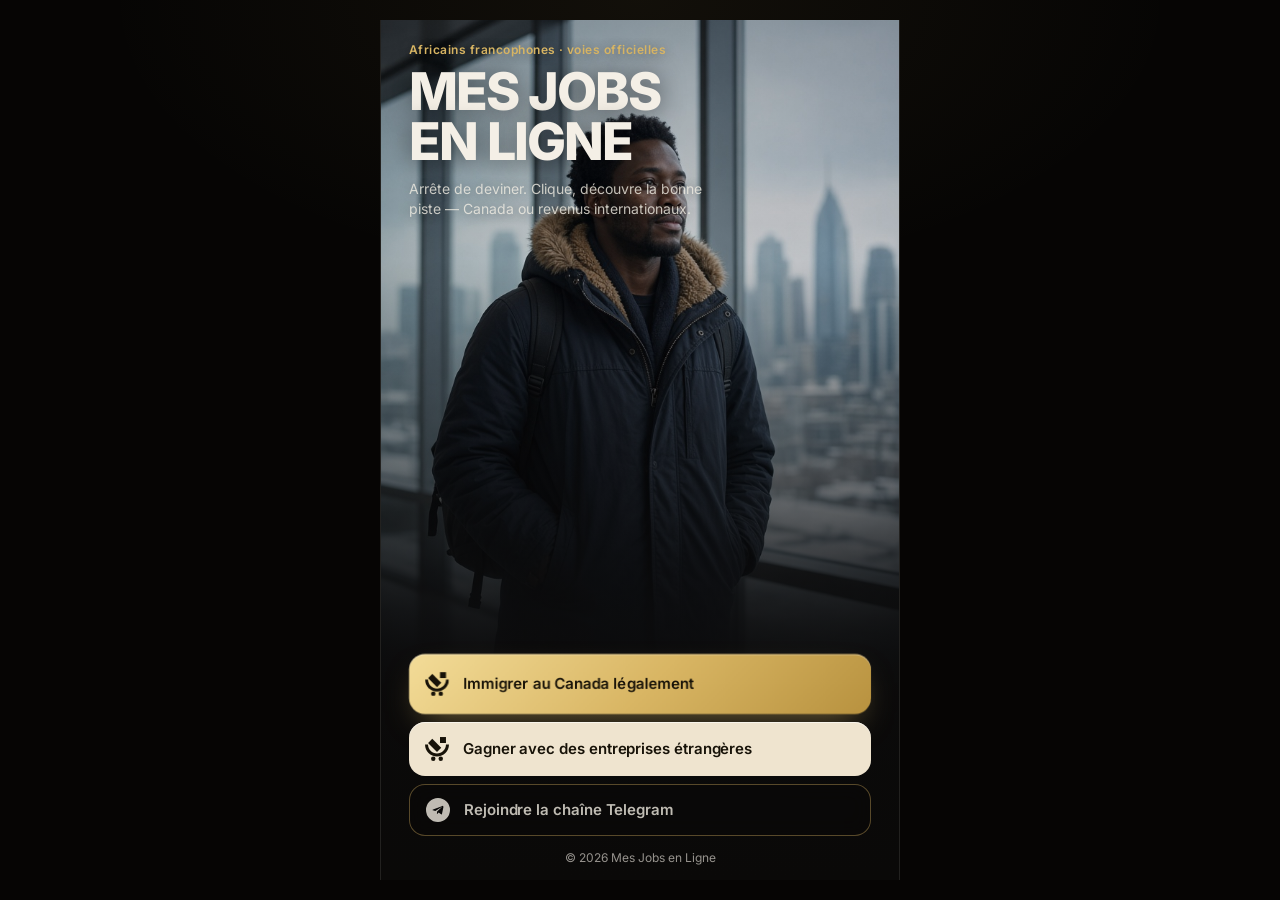
<file: index.html>
<!DOCTYPE html>
<html lang="fr">
<head>
  <meta charset="UTF-8">
  <meta name="viewport" content="width=device-width, initial-scale=1.0, viewport-fit=cover">
  <meta name="theme-color" content="#0a0908">
  <meta name="description" content="Mes Jobs en Ligne — immigrer au Canada légalement, gagner avec des entreprises étrangères. Clique et découvre.">
  <title>Mes Jobs en Ligne — Immigrer au Canada légalement</title>

  <link rel="preload" as="font" type="font/woff2" href="assets/fonts/inter-variable.woff2" crossorigin>
  <link rel="stylesheet" href="style.css">
</head>
<body>

  <!-- Modal TikTok / in-app -->
  <div class="modal-overlay" id="modal" aria-hidden="true">
    <div class="modal" role="dialog" aria-modal="true" aria-labelledby="modal-title">
      <button class="modal-close" id="modal-close" aria-label="Fermer">&times;</button>
      <div class="modal-icon" id="modal-icon" aria-hidden="true"></div>
      <h2 class="modal-title" id="modal-title">Ouvrir le lien</h2>
      <p class="modal-desc">TikTok bloque les liens externes.<br>Choisis une option ci-dessous&nbsp;:</p>

      <button class="modal-btn copy-btn" id="btn-copy">
        <svg width="20" height="20" viewBox="0 0 24 24" fill="none" stroke="currentColor" stroke-width="2" stroke-linecap="round" stroke-linejoin="round"><rect x="9" y="9" width="13" height="13" rx="2"/><path d="M5 15H4a2 2 0 0 1-2-2V4a2 2 0 0 1 2-2h9a2 2 0 0 1 2 2v1"/></svg>
        <span>Copier le lien</span>
      </button>
      <p class="modal-hint" id="copy-hint">Puis colle-le dans ton navigateur (Chrome, Safari…)</p>

      <button class="modal-btn open-btn" id="btn-open">
        <svg width="20" height="20" viewBox="0 0 24 24" fill="none" stroke="currentColor" stroke-width="2" stroke-linecap="round" stroke-linejoin="round"><path d="M18 13v6a2 2 0 0 1-2 2H5a2 2 0 0 1-2-2V8a2 2 0 0 1 2-2h6"/><polyline points="15 3 21 3 21 9"/><line x1="10" y1="14" x2="21" y2="3"/></svg>
        <span>Ouvrir dans le navigateur</span>
      </button>

      <div class="tiktok-tuto" id="tiktok-tuto">
        <div class="tuto-divider"><span>ou manuellement</span></div>
        <div class="tuto-steps">
          <div class="tuto-step">
            <div class="tuto-step-number">1</div>
            <div class="tuto-step-content">
              <span>Clique sur les <strong>3 points</strong> en haut à droite</span>
              <div class="tuto-dots-demo">
                <div class="tuto-three-dots">
                  <span class="tuto-dot"></span><span class="tuto-dot"></span><span class="tuto-dot"></span>
                </div>
                <div class="tuto-arrow-container"><span class="tuto-arrow bounce">👇</span></div>
              </div>
            </div>
          </div>
          <div class="tuto-step">
            <div class="tuto-step-number">2</div>
            <div class="tuto-step-content">
              <span>Puis sélectionne <strong>« Ouvrir dans le navigateur »</strong></span>
              <div class="tuto-browser-icon">🌐 Ouvrir dans le navigateur</div>
            </div>
          </div>
        </div>
      </div>

      <div class="modal-copied" id="copied-toast">✅ Lien copié&nbsp;! Colle-le dans ton navigateur.</div>
    </div>
  </div>

  <div class="page">
    <!-- Fond photo : voyageur — aspiration, identification -->
    <div class="bg" aria-hidden="true">
      <img class="bg-photo" src="assets/traveler-bg.jpg" alt="" width="1080" height="1920" decoding="async" fetchpriority="high">
    </div>
    <div class="shade" aria-hidden="true"></div>

    <header class="top">
      <p class="kicker">Africains francophones · voies officielles</p>
      <h1 class="title">Mes Jobs<br>en Ligne</h1>
      <p class="lead">Arrête de deviner. Clique, découvre la bonne piste — Canada ou revenus internationaux.</p>
    </header>

    <main class="actions">
      <!--
        MODIFIE TES LIENS ICI
        data-url  = le vrai lien (https://)
        data-name = nom dans le modal
      -->

      <svg width="0" height="0" style="position:absolute" aria-hidden="true" focusable="false">
        <symbol id="ico-chariow" viewBox="0 42 331 332">
          <path d="M331.11 146.09c0 91.44-74.12 165.56-165.56 165.56S0 237.53 0 146.09h41.22c0 68.67 55.66 124.34 124.33 124.34s124.34-55.67 124.34-124.34z"/>
          <circle cx="217.46" cy="343.01" r="30.8"/>
          <circle cx="113.64" cy="343.01" r="30.8"/>
          <path d="M206.73 42.47h82.86v82.86h-82.86z"/>
          <path d="m223.89 191.13-58.59 58.59L41.52 125.94l1.6-1.6 56.99-56.99 78.74 78.74z"/>
        </symbol>
        <symbol id="ico-telegram" viewBox="0 0 24 24">
          <path d="M11.944 0A12 12 0 1 0 24 12.056A12.013 12.013 0 0 0 11.944 0Zm5.654 8.22l-1.636 7.706c-.12.548-.44.68-.892.424l-2.462-1.814-1.188 1.144a.618.618 0 0 1-.494.242l.176-2.508 4.56-4.12c.198-.176-.044-.274-.308-.098L9.306 13.04l-2.412-.752c-.524-.164-.534-.524.11-.776l9.424-3.632c.436-.158.818.106.676.78Z"/>
        </symbol>
      </svg>

      <!-- 01 · CANADA — CTA principal (offre payante à fort désir) -->
      <div class="cta-shake">
        <a href="#" class="btn btn-primary link-card"
           data-url="https://novasdigital.site/immigrer-au-canada?utm_source=linkbio&utm_medium=social&utm_content=canada"
           data-name="Le guide Canada">
          <svg class="btn-ico" aria-hidden="true" focusable="false"><use href="#ico-chariow"/></svg>
          <span class="btn-label">Immigrer au Canada légalement</span>
        </a>
      </div>

      <!-- 02 · JOBS INTERNATIONAUX — 2ᵉ offre payante -->
      <a href="#" class="btn btn-secondary link-card"
         data-url="https://novasdigital.site/travailler-entreprises-etrangeres?utm_source=linkbio&utm_medium=social&utm_content=jobs"
         data-name="Le guide revenus">
        <svg class="btn-ico" aria-hidden="true" focusable="false"><use href="#ico-chariow"/></svg>
        <span class="btn-label">Gagner avec des entreprises étrangères</span>
      </a>

      <!-- 03 · TELEGRAM — communauté (pas de gratuit concurrent) -->
      <a href="#" class="btn btn-tertiary link-card"
         data-url="https://t.me/+V1sK05H9JjZkZjc0"
         data-name="La chaîne Telegram">
        <svg class="btn-ico" aria-hidden="true" focusable="false"><use href="#ico-telegram"/></svg>
        <span class="btn-label">Rejoindre la chaîne Telegram</span>
      </a>

      <footer class="footer">&copy; 2026 Mes Jobs en Ligne</footer>
    </main>
  </div>

  <script src="app.js"></script>
</body>
</html>
</file>
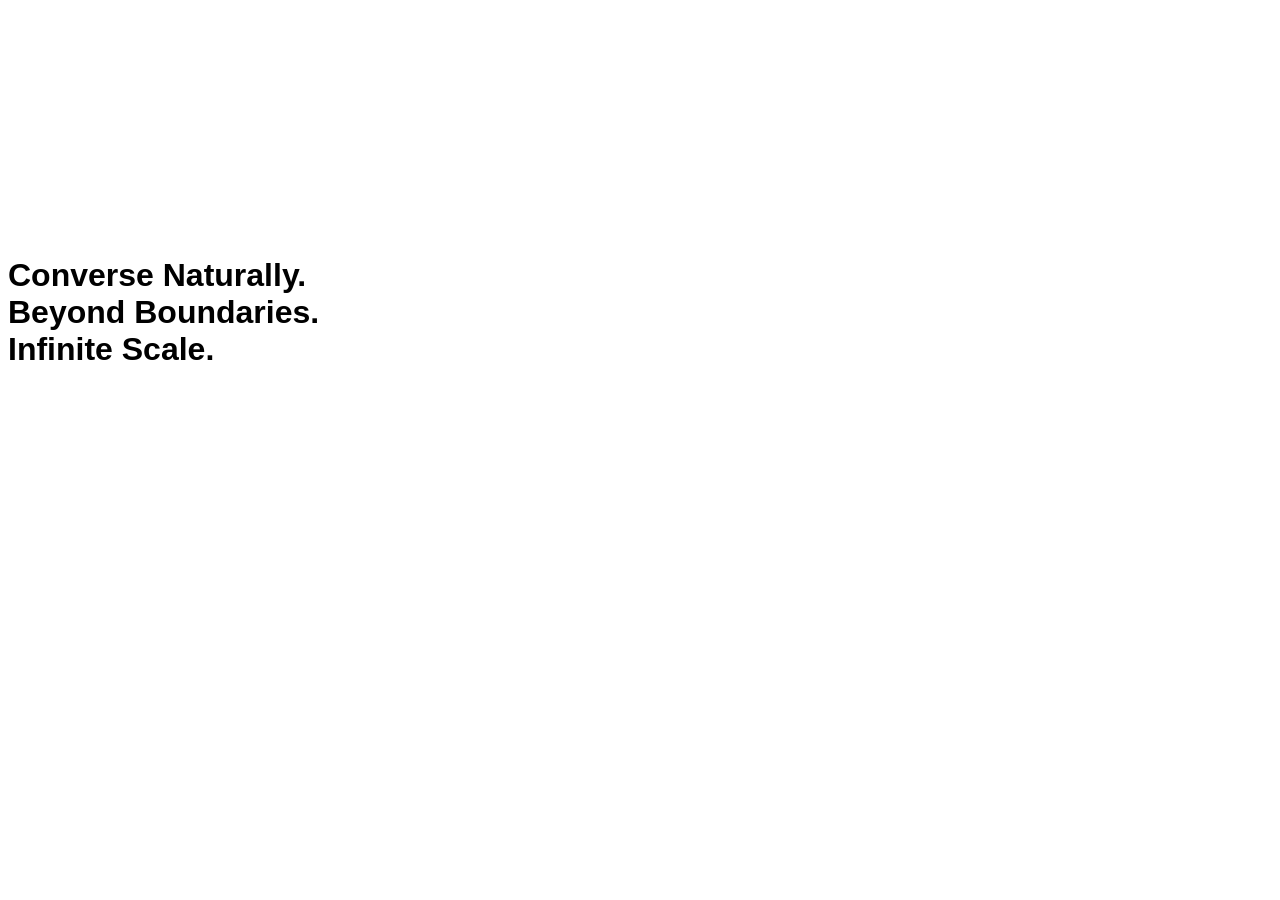
<file: .cursor/skills/beautiful-shadows/demo/index.html>
<!doctype html>
<html lang="en">
<head>
  <meta charset="utf-8">
  <meta name="viewport" content="width=device-width, initial-scale=1">
  <meta name="neuform-sandboxed-demo" content="1">
  <meta http-equiv="Content-Security-Policy" content="default-src 'none'; connect-src 'self'; frame-src 'self'; script-src 'unsafe-inline'; style-src 'unsafe-inline'; base-uri 'none'; form-action 'none'; object-src 'none'">
  <title>Sandboxed Neuform demo</title>
  <style>
    html, body, iframe { width: 100%; height: 100%; margin: 0; border: 0; }
    body { overflow: hidden; background: #0b0b0b; }
    iframe { display: block; background: white; }
    .error { box-sizing: border-box; min-height: 100%; padding: 32px; color: #fff; font: 16px/1.5 system-ui, sans-serif; }
  </style>
</head>
<body>
  <iframe id="neuform-demo" title="Sandboxed Neuform design demo" sandbox="allow-scripts" referrerpolicy="no-referrer"></iframe>
  <script>
    const encodedHtml = "[base64]/[base64]";
    const assetFiles = [];
    const runtimeFiles = ["../../../../assets/runtime/runtime-027051effa47-gsap-min.js","../../../../assets/runtime/runtime-163ebd087cfc-iconify-icon-min.js","../../../../assets/runtime/runtime-25023b521d77-three-min.js","../../../../assets/runtime/runtime-689ca8dda44c-scrolltrigger-min.js","../../../../assets/runtime/runtime-ccc8894b3418-runtime.js"];
    const frame = document.getElementById("neuform-demo");
    const decodeBytes = (value) => Uint8Array.from(atob(value), (character) => character.charCodeAt(0));
    const decode = (value) => new TextDecoder().decode(decodeBytes(value));
    const encodeBytes = (bytes) => {
      let binary = "";
      for (let index = 0; index < bytes.length; index += 32768) {
        binary += String.fromCharCode(...bytes.subarray(index, index + 32768));
      }
      return btoa(binary);
    };
    const mediaTypes = {
      avif: "image/avif",
      gif: "image/gif",
      jpg: "image/jpeg",
      jpeg: "image/jpeg",
      mp4: "video/mp4",
      png: "image/png",
      webm: "video/webm",
      webp: "image/webp"
    };
    const loadAsset = async (file) => {
      const response = await fetch(file, { cache: "no-store", credentials: "omit", redirect: "error" });
      if (!response.ok) throw new Error("Could not load local demo asset: " + file);
      const extension = file.split(".").pop().toLowerCase();
      const contentType = mediaTypes[extension] || "application/octet-stream";
      const bytes = new Uint8Array(await response.arrayBuffer());
      return { base64: encodeBytes(bytes), contentType, file, kind: "asset" };
    };
    Promise.allSettled(assetFiles.map(loadAsset)).then((results) => {
      const runtimeSources = runtimeFiles.map((file) => new URL(file, location.href).href).join(" ");
      const source = decode(encodedHtml).replace("__NEUFORM_RUNTIME_SOURCES__", runtimeSources);
      const mediaAssets = [];
      for (const result of results) {
        if (result.status !== "fulfilled") continue;
        mediaAssets.push(result.value);
      }
      frame.addEventListener("load", () => {
        frame.contentWindow.postMessage({ type: "neuform-assets-v1", assets: mediaAssets }, "*");
      }, { once: true });
      frame.srcdoc = source;
    }).catch((error) => {
      document.body.innerHTML = '<div class="error">Unable to load this sandboxed demo.</div>';
      console.error(error);
    });
  </script>
</body>
</html>
</file>
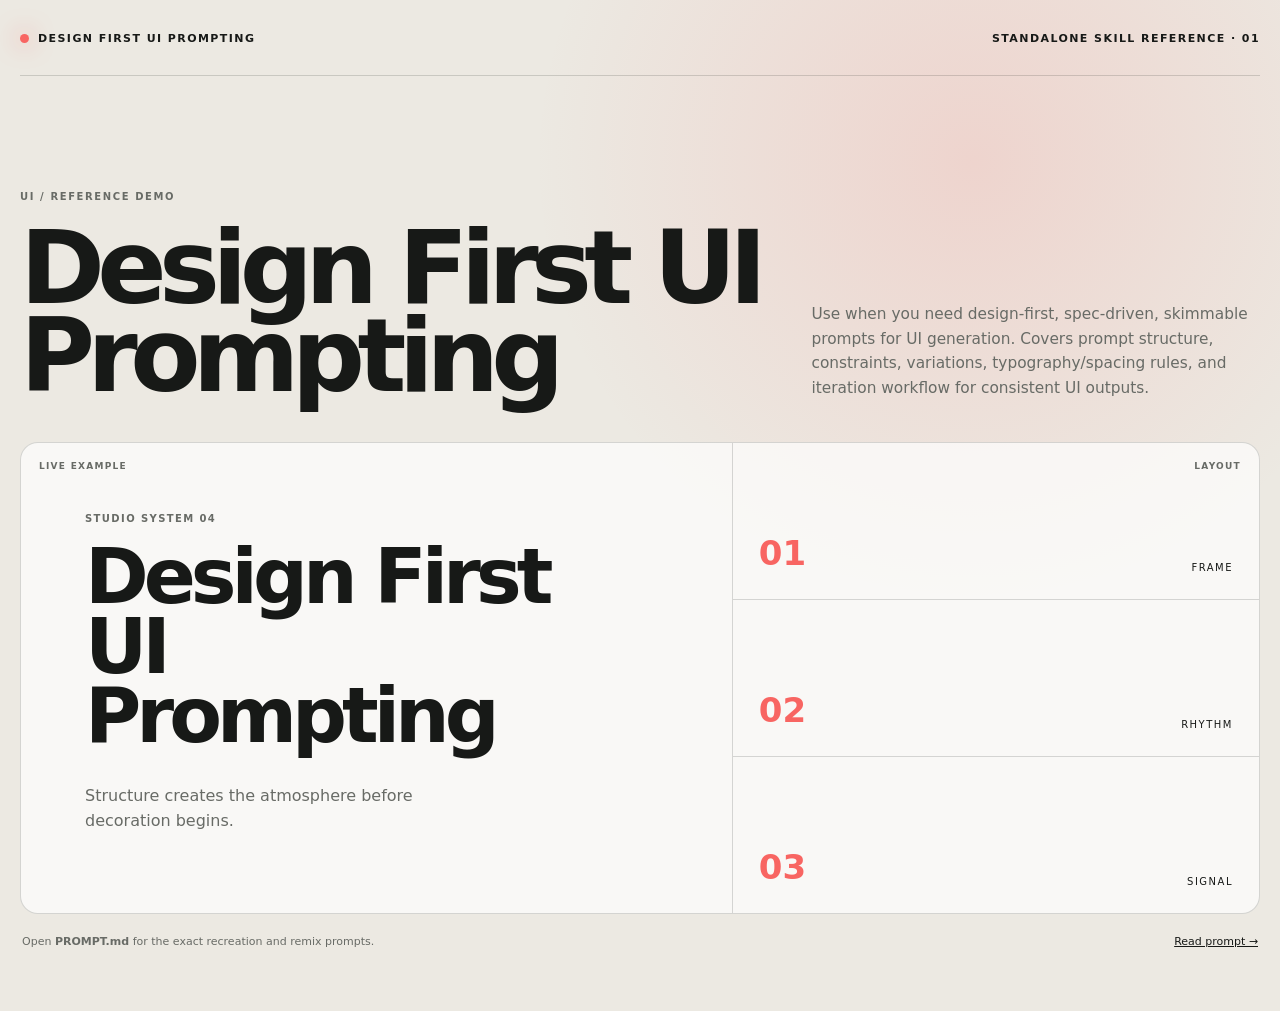
<file: .cursor/skills/design-first-ui-prompting/demo/index.html>
<!doctype html>
<html lang="en">
<head>
  <meta charset="utf-8">
  <meta name="viewport" content="width=device-width, initial-scale=1">
  <link rel="icon" href="data:,">
  <title>Design First UI Prompting · Skill Demo</title>
  <style>:root{--bg:#ece9e2;--panel:rgba(255,255,255,.68);--panelStrong:#f8f6f1;--ink:#171917;--muted:#686b66;--line:rgba(23,25,23,.16);--accent:hsl(1 92% 68%);font-family:Inter,ui-sans-serif,system-ui,-apple-system,BlinkMacSystemFont,"Segoe UI",sans-serif;color:var(--ink);background:var(--bg)}
*{box-sizing:border-box}html{background:var(--bg);scroll-behavior:smooth}body{min-width:320px;margin:0;background:radial-gradient(circle at var(--mx,76%) var(--my,16%),color-mix(in srgb,var(--accent) 16%,transparent),transparent 34%),var(--bg);color:var(--ink)}button,a{font:inherit;color:inherit}button{border:1px solid var(--line);border-radius:999px;padding:11px 15px;background:var(--panel);cursor:pointer}button:hover,button:focus-visible{border-color:var(--accent);outline:2px solid color-mix(in srgb,var(--accent) 42%,transparent);outline-offset:3px}.shell{width:min(1280px,calc(100% - 40px));min-height:100svh;margin:auto;padding:22px 0 40px}.topbar{display:flex;align-items:center;justify-content:space-between;padding:10px 0 30px;border-bottom:1px solid var(--line);font-size:11px;font-weight:700;letter-spacing:.13em;text-transform:uppercase}.brand{display:flex;gap:9px;align-items:center}.brand i{width:9px;height:9px;border-radius:50%;background:var(--accent);box-shadow:0 0 24px var(--accent)}.topbar a{text-decoration:none}.intro{display:grid;grid-template-columns:minmax(0,1.25fr) minmax(260px,.75fr);gap:44px;align-items:end;padding:clamp(54px,9vw,116px) 0 42px}.intro small{display:block;margin-bottom:22px;color:var(--muted);font-size:10px;font-weight:700;letter-spacing:.16em;text-transform:uppercase}.intro h1{max-width:11ch;margin:0;font-size:clamp(48px,8vw,112px);font-weight:580;letter-spacing:-.075em;line-height:.86}.intro p{max-width:48ch;margin:0;color:var(--muted);font-size:clamp(14px,1.2vw,18px);line-height:1.6}.showcase{position:relative;min-height:470px;overflow:hidden;border:1px solid var(--line);border-radius:18px;background:var(--panel);isolation:isolate}.showcaseHeader{position:absolute;z-index:5;top:18px;right:18px;left:18px;display:flex;justify-content:space-between;color:var(--muted);font-size:9px;font-weight:700;letter-spacing:.14em;text-transform:uppercase;pointer-events:none}.layoutStudy{display:grid;grid-template-columns:1.15fr .85fr;min-height:470px}.layoutHero{display:flex;flex-direction:column;justify-content:flex-end;padding:clamp(28px,5vw,70px);border-right:1px solid var(--line)}.layoutHero>span,.kicker{color:var(--muted);font-size:10px;font-weight:700;letter-spacing:.14em;text-transform:uppercase}.layoutHero h2,.landing h2{max-width:9ch;margin:18px 0;font-size:clamp(42px,6vw,84px);line-height:.9;letter-spacing:-.065em}.layoutHero p,.landing p{max-width:38ch;color:var(--muted);line-height:1.55}.layoutCards{display:grid;grid-template-rows:repeat(3,1fr)}.layoutCards article{display:flex;align-items:end;justify-content:space-between;padding:26px;border-bottom:1px solid var(--line)}.layoutCards article:last-child{border:0}.layoutCards b{color:var(--accent);font-size:34px}.layoutCards span{text-transform:uppercase;font-size:10px;letter-spacing:.15em}.pricing{display:grid;grid-template-columns:repeat(3,1fr);gap:1px;min-height:470px;background:var(--line)}.pricing article{display:flex;flex-direction:column;padding:80px 28px 28px;background:var(--panelStrong)}.pricing article.featured{background:linear-gradient(160deg,color-mix(in srgb,var(--accent) 20%,var(--panelStrong)),var(--panelStrong))}.pricing p{font-size:11px;letter-spacing:.13em;text-transform:uppercase}.pricing strong{margin:24px 0 8px;font-size:56px;letter-spacing:-.06em}.pricing span{color:var(--muted)}.pricing button{margin-top:auto}.landing{display:flex;min-height:470px;flex-direction:column;justify-content:center;padding:clamp(40px,8vw,100px);background:radial-gradient(circle at 75% 36%,color-mix(in srgb,var(--accent) 45%,transparent),transparent 24%)}.landing .actions{display:flex;gap:10px;margin-top:24px}.landing .actions button:first-child{color:var(--bg);background:var(--ink)}.landing .proof{display:flex;gap:28px;margin-top:54px;color:var(--muted);font-size:11px}.marquee{display:flex;min-height:470px;align-items:center;overflow:hidden;-webkit-mask-image:linear-gradient(90deg,transparent,#000 15%,#000 85%,transparent);mask-image:linear-gradient(90deg,transparent,#000 15%,#000 85%,transparent)}.marqueeTrack{display:flex;width:max-content;animation:marquee 18s linear infinite}.marqueeTrack span{min-width:220px;padding:34px;border:1px solid var(--line);font-size:22px;font-weight:700;letter-spacing:-.04em;text-align:center}.iconGrid,.contactSheet{display:grid;grid-template-columns:repeat(3,1fr);gap:1px;min-height:470px;background:var(--line)}.iconGrid article,.contactSheet article{position:relative;padding:70px 28px 28px;background:var(--panelStrong)}.number{position:absolute;top:22px;right:22px;color:var(--accent);font-size:11px}.glyph{display:grid;width:110px;height:110px;place-items:center;margin:30px auto;border:1px solid var(--line);border-radius:34px;background:linear-gradient(145deg,color-mix(in srgb,var(--accent) 20%,transparent),transparent);font-size:48px}.iconGrid h3{text-align:center}.contactSheet .asset{height:280px;margin-bottom:22px;border-radius:2px;background-size:cover}.assetOne{background:radial-gradient(circle at 70% 30%,#d9f7ff,transparent 20%),linear-gradient(145deg,#203962,#8db3d6 48%,#d7d5c8)}.assetTwo{background:radial-gradient(circle at 50% 28%,#f1c6a2 0 10%,transparent 11%),linear-gradient(120deg,#1b2738,#754c5a 52%,#e1a77f)}.assetThree{background:repeating-radial-gradient(circle at 30% 65%,#c8b8ff 0 9px,#4c4274 10px 18px,#151629 19px 29px)}.contactSheet b,.contactSheet span{display:block}.contactSheet span{margin-top:8px;color:var(--muted);font-size:11px}.surfaceStudy{display:grid;grid-template-columns:1.4fr .6fr;grid-template-rows:1fr auto;gap:18px;min-height:470px;padding:70px 24px 24px}.surfaceStudy article{border:1px solid var(--line);border-radius:20px;background:linear-gradient(145deg,color-mix(in srgb,var(--accent) 12%,var(--panelStrong)),var(--panelStrong))}.surfaceHero{display:flex;grid-row:1/3;flex-direction:column;justify-content:flex-end;padding:42px}.surfaceHero strong{max-width:8ch;margin-top:20px;font-size:clamp(40px,5vw,72px);line-height:.92;letter-spacing:-.06em}.surfaceHero span,.surfaceCard span{color:var(--muted);font-size:10px;letter-spacing:.14em;text-transform:uppercase}.surfaceCard{display:flex;flex-direction:column;padding:26px}.surfaceCard b{margin:auto 0 4px;font-size:56px}.surfaceCard small{color:var(--muted)}.surfaceControl{align-self:end}.motionStage{display:flex;min-height:470px;flex-direction:column;justify-content:center;padding:70px clamp(28px,7vw,90px)}.maskLine{overflow:hidden;margin:0;font-size:clamp(44px,7vw,98px);font-weight:600;letter-spacing:-.075em;line-height:.84}.maskLine span{display:block;transform:translateY(110%);animation:wordIn .8s cubic-bezier(.16,1,.3,1) forwards}.maskLine:nth-child(2) span{animation-delay:.12s}.maskLine:nth-child(3) span{animation-delay:.24s}.accentLine{color:var(--accent)}.timeline{display:flex;gap:8px;margin:42px 0 20px}.timeline i{width:58px;height:3px;background:var(--line);transform-origin:left;animation:grow .8s .42s both}.timeline i:nth-child(2){animation-delay:.54s}.timeline i:nth-child(3){animation-delay:.66s}.timeline i:nth-child(4){animation-delay:.78s}.replay{width:max-content}.visualization{position:relative;min-height:470px}.visualization canvas{position:absolute;inset:0;width:100%;height:100%}.vizMeta{position:absolute;right:28px;bottom:24px;left:28px;display:grid;grid-template-columns:1fr auto 1fr;align-items:end;color:var(--muted);font-size:10px;letter-spacing:.14em;text-transform:uppercase}.vizMeta strong{color:var(--ink);font-size:48px;letter-spacing:-.06em}.vizMeta span:last-child{text-align:right}.simulation{position:relative;min-height:470px}.goo{position:absolute;inset:0;width:100%;height:100%}.goo circle{fill:var(--accent)}.orbA{animation:orbA 4.4s ease-in-out infinite alternate}.orbB{animation:orbB 5.1s ease-in-out infinite alternate}.reset{position:absolute;right:24px;bottom:24px}.demoNote{display:flex;justify-content:space-between;gap:24px;padding:20px 2px;color:var(--muted);font-size:11px;line-height:1.5}.demoNote a{color:var(--ink)}
.pricingWrap{min-height:470px;padding-top:52px}.billingBar{display:flex;align-items:center;justify-content:space-between;min-height:58px;padding:8px 20px;border-top:1px solid var(--line);color:var(--muted);font-size:10px;letter-spacing:.12em;text-transform:uppercase}.billingBar .billingToggle{padding:8px 12px;background:var(--panelStrong);font-size:10px}.pricingWrap .pricing{min-height:360px}.pricingWrap .pricing article{padding:42px 28px 28px}.vizMeta button{justify-self:end;padding:8px 11px;font-size:9px;letter-spacing:.1em;text-transform:uppercase}

@keyframes marquee{to{transform:translateX(-50%)}}@keyframes wordIn{to{transform:translateY(0)}}@keyframes grow{from{transform:scaleX(0)}to{transform:scaleX(1)}}@keyframes orbA{to{transform:translate(-120px,70px)}}@keyframes orbB{to{transform:translate(80px,120px)}}@media(max-width:760px){.intro{grid-template-columns:1fr;padding-top:60px}.intro h1{font-size:54px}.layoutStudy,.pricing,.iconGrid,.contactSheet,.surfaceStudy{grid-template-columns:1fr}.layoutHero{border-right:0;border-bottom:1px solid var(--line)}.pricing article{min-height:320px}.surfaceHero{grid-row:auto}.showcase{min-height:540px}.topbar span:last-child{display:none}.demoNote{flex-direction:column}.landing .proof{flex-direction:column;gap:8px}.vizMeta{grid-template-columns:1fr auto}.vizMeta span:last-child{display:none}}@media(prefers-reduced-motion:reduce){html{scroll-behavior:auto}.marqueeTrack,.maskLine span,.timeline i,.orbA,.orbB{animation:none;transform:none}}</style>
</head>
<body data-kind="layout" data-skill="design-first-ui-prompting">
  <main class="shell">
    <nav class="topbar" aria-label="Demo navigation"><a class="brand" href="#"><i></i>Design First UI Prompting</a><span>Standalone skill reference · 01</span></nav>
    <header class="intro">
      <div><small>ui / reference demo</small><h1>Design First UI Prompting</h1></div>
      <p>Use when you need design-first, spec-driven, skimmable prompts for UI generation. Covers prompt structure, constraints, variations, typography/spacing rules, and iteration workflow for consistent UI outputs.</p>
    </header>
    <section class="showcase" aria-label="Design First UI Prompting demonstration">
      <div class="showcaseHeader"><span>Live example</span><span>layout</span></div>
<div class="layoutStudy">
  <div class="layoutHero"><span>Studio system 04</span><h2>Design First UI Prompting</h2><p>Structure creates the atmosphere before decoration begins.</p></div>
  <div class="layoutCards"><article><b>01</b><span>Frame</span></article><article><b>02</b><span>Rhythm</span></article><article><b>03</b><span>Signal</span></article></div>
</div>
    </section>
    <footer class="demoNote"><span>Open <strong>PROMPT.md</strong> for the exact recreation and remix prompts.</span><a href="PROMPT.md">Read prompt →</a></footer>
  </main>
  <script>const reduced=matchMedia("(prefers-reduced-motion: reduce)").matches;addEventListener("pointermove",event=>{document.body.style.setProperty("--mx",event.clientX+"px");document.body.style.setProperty("--my",event.clientY+"px")},{passive:true});const billing=document.querySelector(".billingToggle");if(billing)billing.addEventListener("click",()=>{const annual=billing.getAttribute("aria-pressed")!=="true";billing.setAttribute("aria-pressed",String(annual));billing.textContent=annual?"Show monthly pricing":"Show annual pricing";document.querySelectorAll(".pricing strong").forEach(price=>price.textContent=annual?price.dataset.annual:price.dataset.monthly)});const replay=document.querySelector(".replay");if(replay)replay.addEventListener("click",()=>{document.querySelectorAll(".maskLine span,.timeline i").forEach(node=>{node.style.animation="none";node.offsetHeight;node.style.animation=""})});const reset=document.querySelector(".reset");if(reset)reset.addEventListener("click",()=>document.querySelectorAll(".orbA,.orbB").forEach(node=>{node.style.animation="none";node.offsetHeight;node.style.animation=""}));const canvas=document.querySelector("canvas");if(canvas&&!reduced){const context=canvas.getContext("2d");let width=0,height=0,frame=0,time=0;const mode="field";const bodies=Array.from({length:14},(_,i)=>({x:80+(i%7)*92,y:40+Math.floor(i/7)*70,vx:(i%3-1)*.7,vy:0,r:12+(i%4)*5}));const resetBodies=()=>bodies.forEach((body,i)=>{body.x=40+(i%7)*Math.max(32,(width-80)/6);body.y=35+Math.floor(i/7)*58;body.vx=(i%3-1)*.7;body.vy=0});const resetBodiesButton=document.querySelector(".resetBodies");if(resetBodiesButton)resetBodiesButton.addEventListener("click",resetBodies);const resize=()=>{const rect=canvas.getBoundingClientRect();const ratio=Math.min(devicePixelRatio||1,2);width=rect.width;height=rect.height;canvas.width=Math.round(width*ratio);canvas.height=Math.round(height*ratio);context.setTransform(ratio,0,0,ratio,0,0)};const draw=()=>{frame=requestAnimationFrame(draw);time+=.008;context.clearRect(0,0,width,height);const accent=getComputedStyle(document.documentElement).getPropertyValue("--accent").trim();if(mode==="globe"){const radius=Math.min(width,height)*.29;const cx=width*.5,cy=height*.47;context.fillStyle=accent;for(let i=0;i<360;i++){const phi=Math.acos(1-2*(i+.5)/360);const theta=Math.PI*(1+Math.sqrt(5))*i+time;const x=Math.sin(phi)*Math.cos(theta);const y=Math.cos(phi);const z=Math.sin(phi)*Math.sin(theta);const scale=(z+1.7)/2.7;context.globalAlpha=.16+.74*scale;context.beginPath();context.arc(cx+x*radius,cy+y*radius,Math.max(.7,2.2*scale),0,Math.PI*2);context.fill()}context.globalAlpha=.16;context.strokeStyle=accent;context.beginPath();context.ellipse(cx,cy+radius*.18,radius*1.34,radius*.34,time*.4,0,Math.PI*2);context.stroke()}else if(mode==="object"){const size=Math.min(width,height)*.24,cx=width*.5,cy=height*.48;const vertices=[[-1,-1,-1],[1,-1,-1],[1,1,-1],[-1,1,-1],[-1,-1,1],[1,-1,1],[1,1,1],[-1,1,1]];const edges=[[0,1],[1,2],[2,3],[3,0],[4,5],[5,6],[6,7],[7,4],[0,4],[1,5],[2,6],[3,7]];const points=vertices.map(([x,y,z])=>{const a=time*1.1,b=time*.73;const x1=x*Math.cos(a)-z*Math.sin(a),z1=x*Math.sin(a)+z*Math.cos(a),y1=y*Math.cos(b)-z1*Math.sin(b),z2=y*Math.sin(b)+z1*Math.cos(b),p=3.8/(z2+5);return{x:cx+x1*size*p,y:cy+y1*size*p,z:z2,p}});context.strokeStyle=accent;context.lineWidth=1.4;context.shadowColor=accent;context.shadowBlur=12;for(const [a,b] of edges){context.globalAlpha=.25+.45*((points[a].z+points[b].z+4)/8);context.beginPath();context.moveTo(points[a].x,points[a].y);context.lineTo(points[b].x,points[b].y);context.stroke()}context.fillStyle=accent;for(const point of points){context.globalAlpha=.55+.35*(point.z+2)/4;context.beginPath();context.arc(point.x,point.y,3.2*point.p,0,Math.PI*2);context.fill()}context.shadowBlur=0}else if(mode==="matter"){context.fillStyle=accent;for(const body of bodies){body.vy+=.16;body.x+=body.vx;body.y+=body.vy;if(body.x<body.r||body.x>width-body.r){body.vx*=-.94;body.x=Math.max(body.r,Math.min(width-body.r,body.x))}if(body.y>height-body.r-30){body.y=height-body.r-30;body.vy*=-.78}context.globalAlpha=.28+.45*(body.r/32);context.beginPath();context.arc(body.x,body.y,body.r,0,Math.PI*2);context.fill()}context.globalAlpha=.22;context.fillRect(0,height-31,width,1)}else{context.strokeStyle=accent;context.lineWidth=1;for(let i=0;i<18;i++){const y=(i/17)*height;context.globalAlpha=.08+.12*Math.sin(time+i*.4);context.beginPath();for(let x=0;x<=width;x+=12){const wave=Math.sin(x*.012+i*.54+time*3)*18*Math.sin(i/17*Math.PI);context.lineTo(x,y+wave)}context.stroke()}context.globalAlpha=.65;const x=width*(.52+.16*Math.sin(time*.6));const gradient=context.createLinearGradient(x,0,x+2,0);gradient.addColorStop(0,"transparent");gradient.addColorStop(.5,"white");gradient.addColorStop(1,"transparent");context.fillStyle=gradient;context.fillRect(x,0,3,height)}};resize();new ResizeObserver(resize).observe(canvas);const visibility=()=>{if(document.hidden){cancelAnimationFrame(frame);frame=0}else if(!frame)draw()};document.addEventListener("visibilitychange",visibility);draw();}</script>
</body>
</html>
</file>
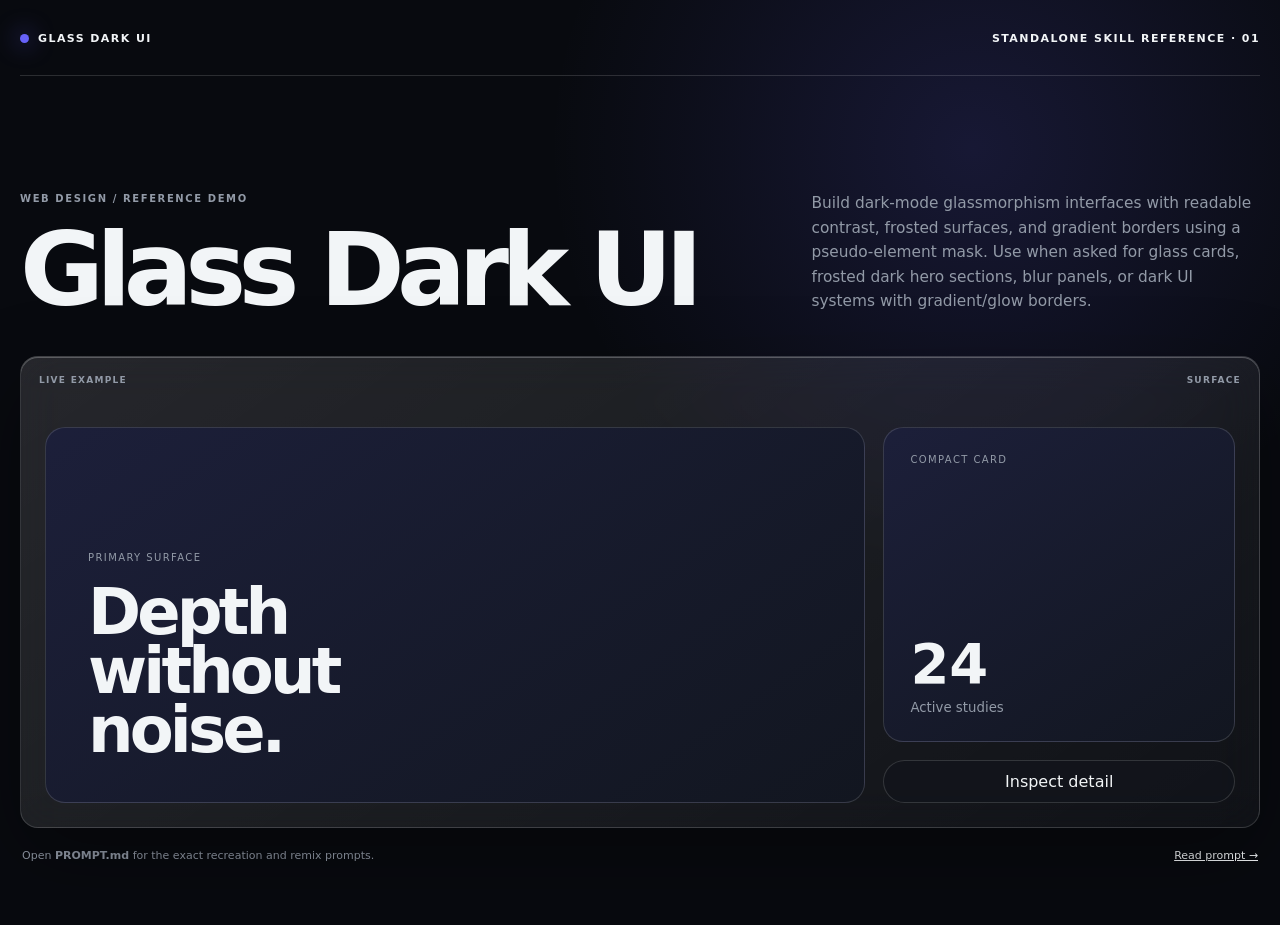
<file: .cursor/skills/glass-dark-ui/demo/index.html>
<!doctype html>
<html lang="en">
<head>
  <meta charset="utf-8">
  <meta name="viewport" content="width=device-width, initial-scale=1">
  <link rel="icon" href="data:,">
  <title>Glass Dark UI · Skill Demo</title>
  <style>:root{--bg:#080a0f;--panel:rgba(18,21,29,.72);--panelStrong:#121620;--ink:#f2f5f7;--muted:#929aa7;--line:rgba(255,255,255,.14);--accent:hsl(242 92% 68%);font-family:Inter,ui-sans-serif,system-ui,-apple-system,BlinkMacSystemFont,"Segoe UI",sans-serif;color:var(--ink);background:var(--bg)}
*{box-sizing:border-box}html{background:var(--bg);scroll-behavior:smooth}body{min-width:320px;margin:0;background:radial-gradient(circle at var(--mx,76%) var(--my,16%),color-mix(in srgb,var(--accent) 16%,transparent),transparent 34%),var(--bg);color:var(--ink)}button,a{font:inherit;color:inherit}button{border:1px solid var(--line);border-radius:999px;padding:11px 15px;background:var(--panel);cursor:pointer}button:hover,button:focus-visible{border-color:var(--accent);outline:2px solid color-mix(in srgb,var(--accent) 42%,transparent);outline-offset:3px}.shell{width:min(1280px,calc(100% - 40px));min-height:100svh;margin:auto;padding:22px 0 40px}.topbar{display:flex;align-items:center;justify-content:space-between;padding:10px 0 30px;border-bottom:1px solid var(--line);font-size:11px;font-weight:700;letter-spacing:.13em;text-transform:uppercase}.brand{display:flex;gap:9px;align-items:center}.brand i{width:9px;height:9px;border-radius:50%;background:var(--accent);box-shadow:0 0 24px var(--accent)}.topbar a{text-decoration:none}.intro{display:grid;grid-template-columns:minmax(0,1.25fr) minmax(260px,.75fr);gap:44px;align-items:end;padding:clamp(54px,9vw,116px) 0 42px}.intro small{display:block;margin-bottom:22px;color:var(--muted);font-size:10px;font-weight:700;letter-spacing:.16em;text-transform:uppercase}.intro h1{max-width:11ch;margin:0;font-size:clamp(48px,8vw,112px);font-weight:580;letter-spacing:-.075em;line-height:.86}.intro p{max-width:48ch;margin:0;color:var(--muted);font-size:clamp(14px,1.2vw,18px);line-height:1.6}.showcase{position:relative;min-height:470px;overflow:hidden;border:1px solid var(--line);border-radius:18px;background:var(--panel);isolation:isolate}.showcaseHeader{position:absolute;z-index:5;top:18px;right:18px;left:18px;display:flex;justify-content:space-between;color:var(--muted);font-size:9px;font-weight:700;letter-spacing:.14em;text-transform:uppercase;pointer-events:none}.layoutStudy{display:grid;grid-template-columns:1.15fr .85fr;min-height:470px}.layoutHero{display:flex;flex-direction:column;justify-content:flex-end;padding:clamp(28px,5vw,70px);border-right:1px solid var(--line)}.layoutHero>span,.kicker{color:var(--muted);font-size:10px;font-weight:700;letter-spacing:.14em;text-transform:uppercase}.layoutHero h2,.landing h2{max-width:9ch;margin:18px 0;font-size:clamp(42px,6vw,84px);line-height:.9;letter-spacing:-.065em}.layoutHero p,.landing p{max-width:38ch;color:var(--muted);line-height:1.55}.layoutCards{display:grid;grid-template-rows:repeat(3,1fr)}.layoutCards article{display:flex;align-items:end;justify-content:space-between;padding:26px;border-bottom:1px solid var(--line)}.layoutCards article:last-child{border:0}.layoutCards b{color:var(--accent);font-size:34px}.layoutCards span{text-transform:uppercase;font-size:10px;letter-spacing:.15em}.pricing{display:grid;grid-template-columns:repeat(3,1fr);gap:1px;min-height:470px;background:var(--line)}.pricing article{display:flex;flex-direction:column;padding:80px 28px 28px;background:var(--panelStrong)}.pricing article.featured{background:linear-gradient(160deg,color-mix(in srgb,var(--accent) 20%,var(--panelStrong)),var(--panelStrong))}.pricing p{font-size:11px;letter-spacing:.13em;text-transform:uppercase}.pricing strong{margin:24px 0 8px;font-size:56px;letter-spacing:-.06em}.pricing span{color:var(--muted)}.pricing button{margin-top:auto}.landing{display:flex;min-height:470px;flex-direction:column;justify-content:center;padding:clamp(40px,8vw,100px);background:radial-gradient(circle at 75% 36%,color-mix(in srgb,var(--accent) 45%,transparent),transparent 24%)}.landing .actions{display:flex;gap:10px;margin-top:24px}.landing .actions button:first-child{color:var(--bg);background:var(--ink)}.landing .proof{display:flex;gap:28px;margin-top:54px;color:var(--muted);font-size:11px}.marquee{display:flex;min-height:470px;align-items:center;overflow:hidden;-webkit-mask-image:linear-gradient(90deg,transparent,#000 15%,#000 85%,transparent);mask-image:linear-gradient(90deg,transparent,#000 15%,#000 85%,transparent)}.marqueeTrack{display:flex;width:max-content;animation:marquee 18s linear infinite}.marqueeTrack span{min-width:220px;padding:34px;border:1px solid var(--line);font-size:22px;font-weight:700;letter-spacing:-.04em;text-align:center}.iconGrid,.contactSheet{display:grid;grid-template-columns:repeat(3,1fr);gap:1px;min-height:470px;background:var(--line)}.iconGrid article,.contactSheet article{position:relative;padding:70px 28px 28px;background:var(--panelStrong)}.number{position:absolute;top:22px;right:22px;color:var(--accent);font-size:11px}.glyph{display:grid;width:110px;height:110px;place-items:center;margin:30px auto;border:1px solid var(--line);border-radius:34px;background:linear-gradient(145deg,color-mix(in srgb,var(--accent) 20%,transparent),transparent);font-size:48px}.iconGrid h3{text-align:center}.contactSheet .asset{height:280px;margin-bottom:22px;border-radius:2px;background-size:cover}.assetOne{background:radial-gradient(circle at 70% 30%,#d9f7ff,transparent 20%),linear-gradient(145deg,#203962,#8db3d6 48%,#d7d5c8)}.assetTwo{background:radial-gradient(circle at 50% 28%,#f1c6a2 0 10%,transparent 11%),linear-gradient(120deg,#1b2738,#754c5a 52%,#e1a77f)}.assetThree{background:repeating-radial-gradient(circle at 30% 65%,#c8b8ff 0 9px,#4c4274 10px 18px,#151629 19px 29px)}.contactSheet b,.contactSheet span{display:block}.contactSheet span{margin-top:8px;color:var(--muted);font-size:11px}.surfaceStudy{display:grid;grid-template-columns:1.4fr .6fr;grid-template-rows:1fr auto;gap:18px;min-height:470px;padding:70px 24px 24px}.surfaceStudy article{border:1px solid var(--line);border-radius:20px;background:linear-gradient(145deg,color-mix(in srgb,var(--accent) 12%,var(--panelStrong)),var(--panelStrong))}.surfaceHero{display:flex;grid-row:1/3;flex-direction:column;justify-content:flex-end;padding:42px}.surfaceHero strong{max-width:8ch;margin-top:20px;font-size:clamp(40px,5vw,72px);line-height:.92;letter-spacing:-.06em}.surfaceHero span,.surfaceCard span{color:var(--muted);font-size:10px;letter-spacing:.14em;text-transform:uppercase}.surfaceCard{display:flex;flex-direction:column;padding:26px}.surfaceCard b{margin:auto 0 4px;font-size:56px}.surfaceCard small{color:var(--muted)}.surfaceControl{align-self:end}.motionStage{display:flex;min-height:470px;flex-direction:column;justify-content:center;padding:70px clamp(28px,7vw,90px)}.maskLine{overflow:hidden;margin:0;font-size:clamp(44px,7vw,98px);font-weight:600;letter-spacing:-.075em;line-height:.84}.maskLine span{display:block;transform:translateY(110%);animation:wordIn .8s cubic-bezier(.16,1,.3,1) forwards}.maskLine:nth-child(2) span{animation-delay:.12s}.maskLine:nth-child(3) span{animation-delay:.24s}.accentLine{color:var(--accent)}.timeline{display:flex;gap:8px;margin:42px 0 20px}.timeline i{width:58px;height:3px;background:var(--line);transform-origin:left;animation:grow .8s .42s both}.timeline i:nth-child(2){animation-delay:.54s}.timeline i:nth-child(3){animation-delay:.66s}.timeline i:nth-child(4){animation-delay:.78s}.replay{width:max-content}.visualization{position:relative;min-height:470px}.visualization canvas{position:absolute;inset:0;width:100%;height:100%}.vizMeta{position:absolute;right:28px;bottom:24px;left:28px;display:grid;grid-template-columns:1fr auto 1fr;align-items:end;color:var(--muted);font-size:10px;letter-spacing:.14em;text-transform:uppercase}.vizMeta strong{color:var(--ink);font-size:48px;letter-spacing:-.06em}.vizMeta span:last-child{text-align:right}.simulation{position:relative;min-height:470px}.goo{position:absolute;inset:0;width:100%;height:100%}.goo circle{fill:var(--accent)}.orbA{animation:orbA 4.4s ease-in-out infinite alternate}.orbB{animation:orbB 5.1s ease-in-out infinite alternate}.reset{position:absolute;right:24px;bottom:24px}.demoNote{display:flex;justify-content:space-between;gap:24px;padding:20px 2px;color:var(--muted);font-size:11px;line-height:1.5}.demoNote a{color:var(--ink)}
.pricingWrap{min-height:470px;padding-top:52px}.billingBar{display:flex;align-items:center;justify-content:space-between;min-height:58px;padding:8px 20px;border-top:1px solid var(--line);color:var(--muted);font-size:10px;letter-spacing:.12em;text-transform:uppercase}.billingBar .billingToggle{padding:8px 12px;background:var(--panelStrong);font-size:10px}.pricingWrap .pricing{min-height:360px}.pricingWrap .pricing article{padding:42px 28px 28px}.vizMeta button{justify-self:end;padding:8px 11px;font-size:9px;letter-spacing:.1em;text-transform:uppercase}
.showcase{backdrop-filter:blur(22px);background:linear-gradient(145deg,rgba(255,255,255,.12),rgba(255,255,255,.035));box-shadow:inset 0 1px rgba(255,255,255,.25),0 28px 80px rgba(0,0,0,.34)}
@keyframes marquee{to{transform:translateX(-50%)}}@keyframes wordIn{to{transform:translateY(0)}}@keyframes grow{from{transform:scaleX(0)}to{transform:scaleX(1)}}@keyframes orbA{to{transform:translate(-120px,70px)}}@keyframes orbB{to{transform:translate(80px,120px)}}@media(max-width:760px){.intro{grid-template-columns:1fr;padding-top:60px}.intro h1{font-size:54px}.layoutStudy,.pricing,.iconGrid,.contactSheet,.surfaceStudy{grid-template-columns:1fr}.layoutHero{border-right:0;border-bottom:1px solid var(--line)}.pricing article{min-height:320px}.surfaceHero{grid-row:auto}.showcase{min-height:540px}.topbar span:last-child{display:none}.demoNote{flex-direction:column}.landing .proof{flex-direction:column;gap:8px}.vizMeta{grid-template-columns:1fr auto}.vizMeta span:last-child{display:none}}@media(prefers-reduced-motion:reduce){html{scroll-behavior:auto}.marqueeTrack,.maskLine span,.timeline i,.orbA,.orbB{animation:none;transform:none}}</style>
</head>
<body data-kind="surface" data-skill="glass-dark-ui">
  <main class="shell">
    <nav class="topbar" aria-label="Demo navigation"><a class="brand" href="#"><i></i>Glass Dark UI</a><span>Standalone skill reference · 01</span></nav>
    <header class="intro">
      <div><small>web design / reference demo</small><h1>Glass Dark UI</h1></div>
      <p>Build dark-mode glassmorphism interfaces with readable contrast, frosted surfaces, and gradient borders using a pseudo-element mask. Use when asked for glass cards, frosted dark hero sections, blur panels, or dark UI systems with gradient/glow borders.</p>
    </header>
    <section class="showcase" aria-label="Glass Dark UI demonstration">
      <div class="showcaseHeader"><span>Live example</span><span>surface</span></div>
<div class="surfaceStudy">
  <article class="surfaceHero"><span>Primary surface</span><strong>Depth without noise.</strong></article>
  <article class="surfaceCard"><span>Compact card</span><b>24</b><small>Active studies</small></article>
  <button class="surfaceControl">Inspect detail</button>
</div>
    </section>
    <footer class="demoNote"><span>Open <strong>PROMPT.md</strong> for the exact recreation and remix prompts.</span><a href="PROMPT.md">Read prompt →</a></footer>
  </main>
  <script>const reduced=matchMedia("(prefers-reduced-motion: reduce)").matches;addEventListener("pointermove",event=>{document.body.style.setProperty("--mx",event.clientX+"px");document.body.style.setProperty("--my",event.clientY+"px")},{passive:true});const billing=document.querySelector(".billingToggle");if(billing)billing.addEventListener("click",()=>{const annual=billing.getAttribute("aria-pressed")!=="true";billing.setAttribute("aria-pressed",String(annual));billing.textContent=annual?"Show monthly pricing":"Show annual pricing";document.querySelectorAll(".pricing strong").forEach(price=>price.textContent=annual?price.dataset.annual:price.dataset.monthly)});const replay=document.querySelector(".replay");if(replay)replay.addEventListener("click",()=>{document.querySelectorAll(".maskLine span,.timeline i").forEach(node=>{node.style.animation="none";node.offsetHeight;node.style.animation=""})});const reset=document.querySelector(".reset");if(reset)reset.addEventListener("click",()=>document.querySelectorAll(".orbA,.orbB").forEach(node=>{node.style.animation="none";node.offsetHeight;node.style.animation=""}));const canvas=document.querySelector("canvas");if(canvas&&!reduced){const context=canvas.getContext("2d");let width=0,height=0,frame=0,time=0;const mode="field";const bodies=Array.from({length:14},(_,i)=>({x:80+(i%7)*92,y:40+Math.floor(i/7)*70,vx:(i%3-1)*.7,vy:0,r:12+(i%4)*5}));const resetBodies=()=>bodies.forEach((body,i)=>{body.x=40+(i%7)*Math.max(32,(width-80)/6);body.y=35+Math.floor(i/7)*58;body.vx=(i%3-1)*.7;body.vy=0});const resetBodiesButton=document.querySelector(".resetBodies");if(resetBodiesButton)resetBodiesButton.addEventListener("click",resetBodies);const resize=()=>{const rect=canvas.getBoundingClientRect();const ratio=Math.min(devicePixelRatio||1,2);width=rect.width;height=rect.height;canvas.width=Math.round(width*ratio);canvas.height=Math.round(height*ratio);context.setTransform(ratio,0,0,ratio,0,0)};const draw=()=>{frame=requestAnimationFrame(draw);time+=.008;context.clearRect(0,0,width,height);const accent=getComputedStyle(document.documentElement).getPropertyValue("--accent").trim();if(mode==="globe"){const radius=Math.min(width,height)*.29;const cx=width*.5,cy=height*.47;context.fillStyle=accent;for(let i=0;i<360;i++){const phi=Math.acos(1-2*(i+.5)/360);const theta=Math.PI*(1+Math.sqrt(5))*i+time;const x=Math.sin(phi)*Math.cos(theta);const y=Math.cos(phi);const z=Math.sin(phi)*Math.sin(theta);const scale=(z+1.7)/2.7;context.globalAlpha=.16+.74*scale;context.beginPath();context.arc(cx+x*radius,cy+y*radius,Math.max(.7,2.2*scale),0,Math.PI*2);context.fill()}context.globalAlpha=.16;context.strokeStyle=accent;context.beginPath();context.ellipse(cx,cy+radius*.18,radius*1.34,radius*.34,time*.4,0,Math.PI*2);context.stroke()}else if(mode==="object"){const size=Math.min(width,height)*.24,cx=width*.5,cy=height*.48;const vertices=[[-1,-1,-1],[1,-1,-1],[1,1,-1],[-1,1,-1],[-1,-1,1],[1,-1,1],[1,1,1],[-1,1,1]];const edges=[[0,1],[1,2],[2,3],[3,0],[4,5],[5,6],[6,7],[7,4],[0,4],[1,5],[2,6],[3,7]];const points=vertices.map(([x,y,z])=>{const a=time*1.1,b=time*.73;const x1=x*Math.cos(a)-z*Math.sin(a),z1=x*Math.sin(a)+z*Math.cos(a),y1=y*Math.cos(b)-z1*Math.sin(b),z2=y*Math.sin(b)+z1*Math.cos(b),p=3.8/(z2+5);return{x:cx+x1*size*p,y:cy+y1*size*p,z:z2,p}});context.strokeStyle=accent;context.lineWidth=1.4;context.shadowColor=accent;context.shadowBlur=12;for(const [a,b] of edges){context.globalAlpha=.25+.45*((points[a].z+points[b].z+4)/8);context.beginPath();context.moveTo(points[a].x,points[a].y);context.lineTo(points[b].x,points[b].y);context.stroke()}context.fillStyle=accent;for(const point of points){context.globalAlpha=.55+.35*(point.z+2)/4;context.beginPath();context.arc(point.x,point.y,3.2*point.p,0,Math.PI*2);context.fill()}context.shadowBlur=0}else if(mode==="matter"){context.fillStyle=accent;for(const body of bodies){body.vy+=.16;body.x+=body.vx;body.y+=body.vy;if(body.x<body.r||body.x>width-body.r){body.vx*=-.94;body.x=Math.max(body.r,Math.min(width-body.r,body.x))}if(body.y>height-body.r-30){body.y=height-body.r-30;body.vy*=-.78}context.globalAlpha=.28+.45*(body.r/32);context.beginPath();context.arc(body.x,body.y,body.r,0,Math.PI*2);context.fill()}context.globalAlpha=.22;context.fillRect(0,height-31,width,1)}else{context.strokeStyle=accent;context.lineWidth=1;for(let i=0;i<18;i++){const y=(i/17)*height;context.globalAlpha=.08+.12*Math.sin(time+i*.4);context.beginPath();for(let x=0;x<=width;x+=12){const wave=Math.sin(x*.012+i*.54+time*3)*18*Math.sin(i/17*Math.PI);context.lineTo(x,y+wave)}context.stroke()}context.globalAlpha=.65;const x=width*(.52+.16*Math.sin(time*.6));const gradient=context.createLinearGradient(x,0,x+2,0);gradient.addColorStop(0,"transparent");gradient.addColorStop(.5,"white");gradient.addColorStop(1,"transparent");context.fillStyle=gradient;context.fillRect(x,0,3,height)}};resize();new ResizeObserver(resize).observe(canvas);const visibility=()=>{if(document.hidden){cancelAnimationFrame(frame);frame=0}else if(!frame)draw()};document.addEventListener("visibilitychange",visibility);draw();}</script>
</body>
</html>
</file>
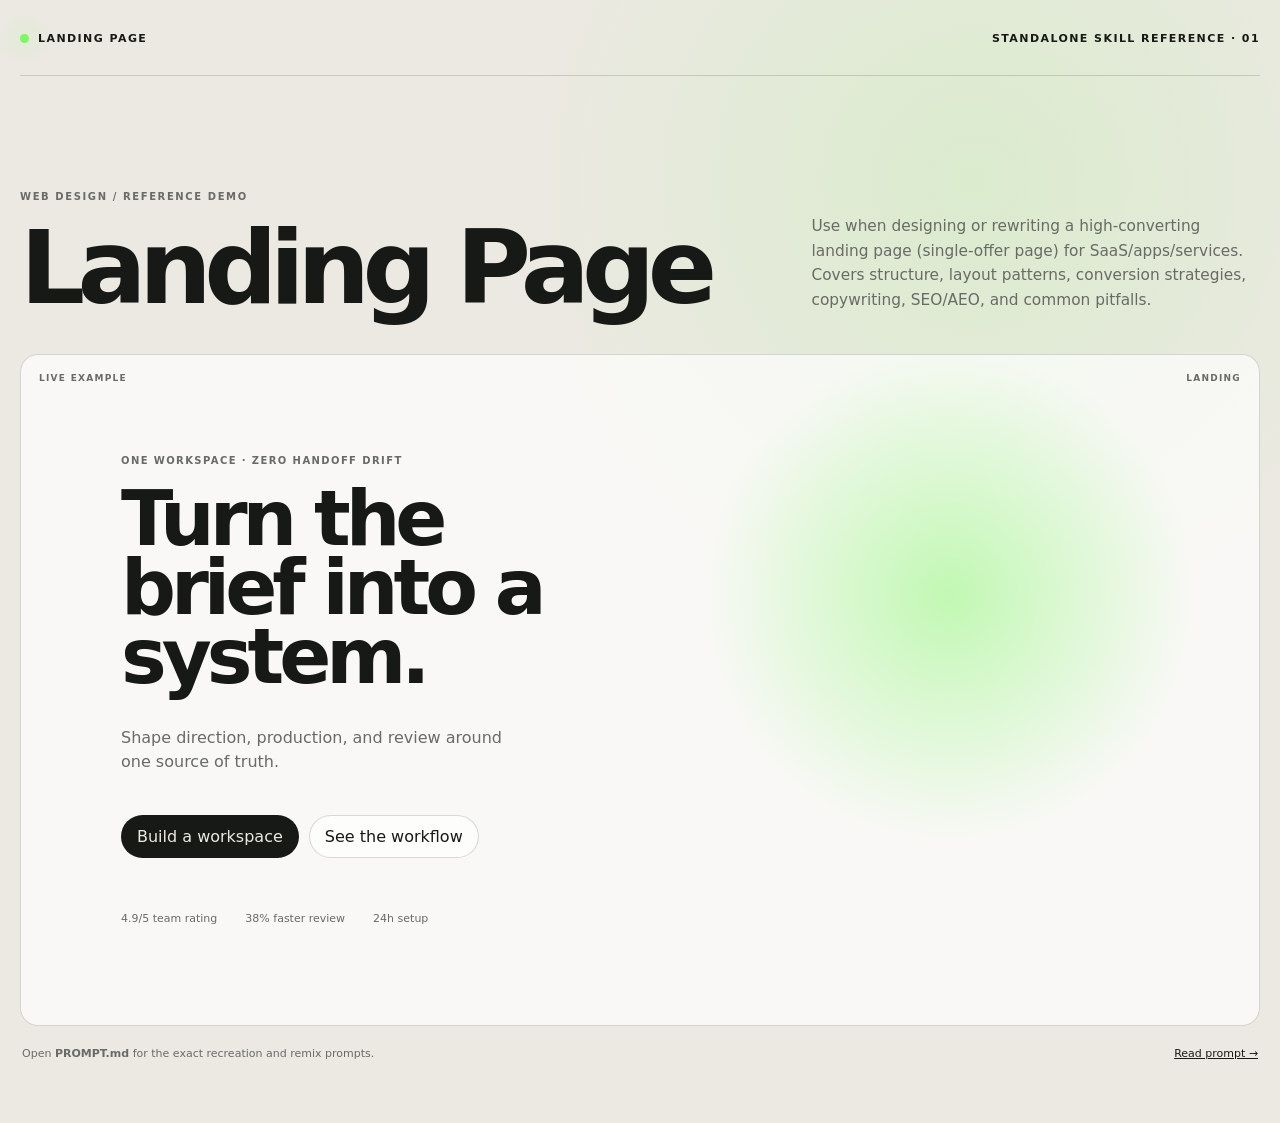
<file: .cursor/skills/mengto-landing-page/demo/index.html>
<!doctype html>
<html lang="en">
<head>
  <meta charset="utf-8">
  <meta name="viewport" content="width=device-width, initial-scale=1">
  <link rel="icon" href="data:,">
  <title>Landing Page · Skill Demo</title>
  <style>:root{--bg:#ece9e2;--panel:rgba(255,255,255,.68);--panelStrong:#f8f6f1;--ink:#171917;--muted:#686b66;--line:rgba(23,25,23,.16);--accent:hsl(109 92% 68%);font-family:Inter,ui-sans-serif,system-ui,-apple-system,BlinkMacSystemFont,"Segoe UI",sans-serif;color:var(--ink);background:var(--bg)}
*{box-sizing:border-box}html{background:var(--bg);scroll-behavior:smooth}body{min-width:320px;margin:0;background:radial-gradient(circle at var(--mx,76%) var(--my,16%),color-mix(in srgb,var(--accent) 16%,transparent),transparent 34%),var(--bg);color:var(--ink)}button,a{font:inherit;color:inherit}button{border:1px solid var(--line);border-radius:999px;padding:11px 15px;background:var(--panel);cursor:pointer}button:hover,button:focus-visible{border-color:var(--accent);outline:2px solid color-mix(in srgb,var(--accent) 42%,transparent);outline-offset:3px}.shell{width:min(1280px,calc(100% - 40px));min-height:100svh;margin:auto;padding:22px 0 40px}.topbar{display:flex;align-items:center;justify-content:space-between;padding:10px 0 30px;border-bottom:1px solid var(--line);font-size:11px;font-weight:700;letter-spacing:.13em;text-transform:uppercase}.brand{display:flex;gap:9px;align-items:center}.brand i{width:9px;height:9px;border-radius:50%;background:var(--accent);box-shadow:0 0 24px var(--accent)}.topbar a{text-decoration:none}.intro{display:grid;grid-template-columns:minmax(0,1.25fr) minmax(260px,.75fr);gap:44px;align-items:end;padding:clamp(54px,9vw,116px) 0 42px}.intro small{display:block;margin-bottom:22px;color:var(--muted);font-size:10px;font-weight:700;letter-spacing:.16em;text-transform:uppercase}.intro h1{max-width:11ch;margin:0;font-size:clamp(48px,8vw,112px);font-weight:580;letter-spacing:-.075em;line-height:.86}.intro p{max-width:48ch;margin:0;color:var(--muted);font-size:clamp(14px,1.2vw,18px);line-height:1.6}.showcase{position:relative;min-height:470px;overflow:hidden;border:1px solid var(--line);border-radius:18px;background:var(--panel);isolation:isolate}.showcaseHeader{position:absolute;z-index:5;top:18px;right:18px;left:18px;display:flex;justify-content:space-between;color:var(--muted);font-size:9px;font-weight:700;letter-spacing:.14em;text-transform:uppercase;pointer-events:none}.layoutStudy{display:grid;grid-template-columns:1.15fr .85fr;min-height:470px}.layoutHero{display:flex;flex-direction:column;justify-content:flex-end;padding:clamp(28px,5vw,70px);border-right:1px solid var(--line)}.layoutHero>span,.kicker{color:var(--muted);font-size:10px;font-weight:700;letter-spacing:.14em;text-transform:uppercase}.layoutHero h2,.landing h2{max-width:9ch;margin:18px 0;font-size:clamp(42px,6vw,84px);line-height:.9;letter-spacing:-.065em}.layoutHero p,.landing p{max-width:38ch;color:var(--muted);line-height:1.55}.layoutCards{display:grid;grid-template-rows:repeat(3,1fr)}.layoutCards article{display:flex;align-items:end;justify-content:space-between;padding:26px;border-bottom:1px solid var(--line)}.layoutCards article:last-child{border:0}.layoutCards b{color:var(--accent);font-size:34px}.layoutCards span{text-transform:uppercase;font-size:10px;letter-spacing:.15em}.pricing{display:grid;grid-template-columns:repeat(3,1fr);gap:1px;min-height:470px;background:var(--line)}.pricing article{display:flex;flex-direction:column;padding:80px 28px 28px;background:var(--panelStrong)}.pricing article.featured{background:linear-gradient(160deg,color-mix(in srgb,var(--accent) 20%,var(--panelStrong)),var(--panelStrong))}.pricing p{font-size:11px;letter-spacing:.13em;text-transform:uppercase}.pricing strong{margin:24px 0 8px;font-size:56px;letter-spacing:-.06em}.pricing span{color:var(--muted)}.pricing button{margin-top:auto}.landing{display:flex;min-height:470px;flex-direction:column;justify-content:center;padding:clamp(40px,8vw,100px);background:radial-gradient(circle at 75% 36%,color-mix(in srgb,var(--accent) 45%,transparent),transparent 24%)}.landing .actions{display:flex;gap:10px;margin-top:24px}.landing .actions button:first-child{color:var(--bg);background:var(--ink)}.landing .proof{display:flex;gap:28px;margin-top:54px;color:var(--muted);font-size:11px}.marquee{display:flex;min-height:470px;align-items:center;overflow:hidden;-webkit-mask-image:linear-gradient(90deg,transparent,#000 15%,#000 85%,transparent);mask-image:linear-gradient(90deg,transparent,#000 15%,#000 85%,transparent)}.marqueeTrack{display:flex;width:max-content;animation:marquee 18s linear infinite}.marqueeTrack span{min-width:220px;padding:34px;border:1px solid var(--line);font-size:22px;font-weight:700;letter-spacing:-.04em;text-align:center}.iconGrid,.contactSheet{display:grid;grid-template-columns:repeat(3,1fr);gap:1px;min-height:470px;background:var(--line)}.iconGrid article,.contactSheet article{position:relative;padding:70px 28px 28px;background:var(--panelStrong)}.number{position:absolute;top:22px;right:22px;color:var(--accent);font-size:11px}.glyph{display:grid;width:110px;height:110px;place-items:center;margin:30px auto;border:1px solid var(--line);border-radius:34px;background:linear-gradient(145deg,color-mix(in srgb,var(--accent) 20%,transparent),transparent);font-size:48px}.iconGrid h3{text-align:center}.contactSheet .asset{height:280px;margin-bottom:22px;border-radius:2px;background-size:cover}.assetOne{background:radial-gradient(circle at 70% 30%,#d9f7ff,transparent 20%),linear-gradient(145deg,#203962,#8db3d6 48%,#d7d5c8)}.assetTwo{background:radial-gradient(circle at 50% 28%,#f1c6a2 0 10%,transparent 11%),linear-gradient(120deg,#1b2738,#754c5a 52%,#e1a77f)}.assetThree{background:repeating-radial-gradient(circle at 30% 65%,#c8b8ff 0 9px,#4c4274 10px 18px,#151629 19px 29px)}.contactSheet b,.contactSheet span{display:block}.contactSheet span{margin-top:8px;color:var(--muted);font-size:11px}.surfaceStudy{display:grid;grid-template-columns:1.4fr .6fr;grid-template-rows:1fr auto;gap:18px;min-height:470px;padding:70px 24px 24px}.surfaceStudy article{border:1px solid var(--line);border-radius:20px;background:linear-gradient(145deg,color-mix(in srgb,var(--accent) 12%,var(--panelStrong)),var(--panelStrong))}.surfaceHero{display:flex;grid-row:1/3;flex-direction:column;justify-content:flex-end;padding:42px}.surfaceHero strong{max-width:8ch;margin-top:20px;font-size:clamp(40px,5vw,72px);line-height:.92;letter-spacing:-.06em}.surfaceHero span,.surfaceCard span{color:var(--muted);font-size:10px;letter-spacing:.14em;text-transform:uppercase}.surfaceCard{display:flex;flex-direction:column;padding:26px}.surfaceCard b{margin:auto 0 4px;font-size:56px}.surfaceCard small{color:var(--muted)}.surfaceControl{align-self:end}.motionStage{display:flex;min-height:470px;flex-direction:column;justify-content:center;padding:70px clamp(28px,7vw,90px)}.maskLine{overflow:hidden;margin:0;font-size:clamp(44px,7vw,98px);font-weight:600;letter-spacing:-.075em;line-height:.84}.maskLine span{display:block;transform:translateY(110%);animation:wordIn .8s cubic-bezier(.16,1,.3,1) forwards}.maskLine:nth-child(2) span{animation-delay:.12s}.maskLine:nth-child(3) span{animation-delay:.24s}.accentLine{color:var(--accent)}.timeline{display:flex;gap:8px;margin:42px 0 20px}.timeline i{width:58px;height:3px;background:var(--line);transform-origin:left;animation:grow .8s .42s both}.timeline i:nth-child(2){animation-delay:.54s}.timeline i:nth-child(3){animation-delay:.66s}.timeline i:nth-child(4){animation-delay:.78s}.replay{width:max-content}.visualization{position:relative;min-height:470px}.visualization canvas{position:absolute;inset:0;width:100%;height:100%}.vizMeta{position:absolute;right:28px;bottom:24px;left:28px;display:grid;grid-template-columns:1fr auto 1fr;align-items:end;color:var(--muted);font-size:10px;letter-spacing:.14em;text-transform:uppercase}.vizMeta strong{color:var(--ink);font-size:48px;letter-spacing:-.06em}.vizMeta span:last-child{text-align:right}.simulation{position:relative;min-height:470px}.goo{position:absolute;inset:0;width:100%;height:100%}.goo circle{fill:var(--accent)}.orbA{animation:orbA 4.4s ease-in-out infinite alternate}.orbB{animation:orbB 5.1s ease-in-out infinite alternate}.reset{position:absolute;right:24px;bottom:24px}.demoNote{display:flex;justify-content:space-between;gap:24px;padding:20px 2px;color:var(--muted);font-size:11px;line-height:1.5}.demoNote a{color:var(--ink)}
.pricingWrap{min-height:470px;padding-top:52px}.billingBar{display:flex;align-items:center;justify-content:space-between;min-height:58px;padding:8px 20px;border-top:1px solid var(--line);color:var(--muted);font-size:10px;letter-spacing:.12em;text-transform:uppercase}.billingBar .billingToggle{padding:8px 12px;background:var(--panelStrong);font-size:10px}.pricingWrap .pricing{min-height:360px}.pricingWrap .pricing article{padding:42px 28px 28px}.vizMeta button{justify-self:end;padding:8px 11px;font-size:9px;letter-spacing:.1em;text-transform:uppercase}

@keyframes marquee{to{transform:translateX(-50%)}}@keyframes wordIn{to{transform:translateY(0)}}@keyframes grow{from{transform:scaleX(0)}to{transform:scaleX(1)}}@keyframes orbA{to{transform:translate(-120px,70px)}}@keyframes orbB{to{transform:translate(80px,120px)}}@media(max-width:760px){.intro{grid-template-columns:1fr;padding-top:60px}.intro h1{font-size:54px}.layoutStudy,.pricing,.iconGrid,.contactSheet,.surfaceStudy{grid-template-columns:1fr}.layoutHero{border-right:0;border-bottom:1px solid var(--line)}.pricing article{min-height:320px}.surfaceHero{grid-row:auto}.showcase{min-height:540px}.topbar span:last-child{display:none}.demoNote{flex-direction:column}.landing .proof{flex-direction:column;gap:8px}.vizMeta{grid-template-columns:1fr auto}.vizMeta span:last-child{display:none}}@media(prefers-reduced-motion:reduce){html{scroll-behavior:auto}.marqueeTrack,.maskLine span,.timeline i,.orbA,.orbB{animation:none;transform:none}}</style>
</head>
<body data-kind="landing" data-skill="landing-page">
  <main class="shell">
    <nav class="topbar" aria-label="Demo navigation"><a class="brand" href="#"><i></i>Landing Page</a><span>Standalone skill reference · 01</span></nav>
    <header class="intro">
      <div><small>web design / reference demo</small><h1>Landing Page</h1></div>
      <p>Use when designing or rewriting a high-converting landing page (single-offer page) for SaaS/apps/services. Covers structure, layout patterns, conversion strategies, copywriting, SEO/AEO, and common pitfalls.</p>
    </header>
    <section class="showcase" aria-label="Landing Page demonstration">
      <div class="showcaseHeader"><span>Live example</span><span>landing</span></div>
<div class="landing">
  <span class="kicker">One workspace · zero handoff drift</span>
  <h2>Turn the brief into a system.</h2>
  <p>Shape direction, production, and review around one source of truth.</p>
  <div class="actions"><button>Build a workspace</button><button class="quiet">See the workflow</button></div>
  <div class="proof"><span>4.9/5 team rating</span><span>38% faster review</span><span>24h setup</span></div>
</div>
    </section>
    <footer class="demoNote"><span>Open <strong>PROMPT.md</strong> for the exact recreation and remix prompts.</span><a href="PROMPT.md">Read prompt →</a></footer>
  </main>
  <script>const reduced=matchMedia("(prefers-reduced-motion: reduce)").matches;addEventListener("pointermove",event=>{document.body.style.setProperty("--mx",event.clientX+"px");document.body.style.setProperty("--my",event.clientY+"px")},{passive:true});const billing=document.querySelector(".billingToggle");if(billing)billing.addEventListener("click",()=>{const annual=billing.getAttribute("aria-pressed")!=="true";billing.setAttribute("aria-pressed",String(annual));billing.textContent=annual?"Show monthly pricing":"Show annual pricing";document.querySelectorAll(".pricing strong").forEach(price=>price.textContent=annual?price.dataset.annual:price.dataset.monthly)});const replay=document.querySelector(".replay");if(replay)replay.addEventListener("click",()=>{document.querySelectorAll(".maskLine span,.timeline i").forEach(node=>{node.style.animation="none";node.offsetHeight;node.style.animation=""})});const reset=document.querySelector(".reset");if(reset)reset.addEventListener("click",()=>document.querySelectorAll(".orbA,.orbB").forEach(node=>{node.style.animation="none";node.offsetHeight;node.style.animation=""}));const canvas=document.querySelector("canvas");if(canvas&&!reduced){const context=canvas.getContext("2d");let width=0,height=0,frame=0,time=0;const mode="field";const bodies=Array.from({length:14},(_,i)=>({x:80+(i%7)*92,y:40+Math.floor(i/7)*70,vx:(i%3-1)*.7,vy:0,r:12+(i%4)*5}));const resetBodies=()=>bodies.forEach((body,i)=>{body.x=40+(i%7)*Math.max(32,(width-80)/6);body.y=35+Math.floor(i/7)*58;body.vx=(i%3-1)*.7;body.vy=0});const resetBodiesButton=document.querySelector(".resetBodies");if(resetBodiesButton)resetBodiesButton.addEventListener("click",resetBodies);const resize=()=>{const rect=canvas.getBoundingClientRect();const ratio=Math.min(devicePixelRatio||1,2);width=rect.width;height=rect.height;canvas.width=Math.round(width*ratio);canvas.height=Math.round(height*ratio);context.setTransform(ratio,0,0,ratio,0,0)};const draw=()=>{frame=requestAnimationFrame(draw);time+=.008;context.clearRect(0,0,width,height);const accent=getComputedStyle(document.documentElement).getPropertyValue("--accent").trim();if(mode==="globe"){const radius=Math.min(width,height)*.29;const cx=width*.5,cy=height*.47;context.fillStyle=accent;for(let i=0;i<360;i++){const phi=Math.acos(1-2*(i+.5)/360);const theta=Math.PI*(1+Math.sqrt(5))*i+time;const x=Math.sin(phi)*Math.cos(theta);const y=Math.cos(phi);const z=Math.sin(phi)*Math.sin(theta);const scale=(z+1.7)/2.7;context.globalAlpha=.16+.74*scale;context.beginPath();context.arc(cx+x*radius,cy+y*radius,Math.max(.7,2.2*scale),0,Math.PI*2);context.fill()}context.globalAlpha=.16;context.strokeStyle=accent;context.beginPath();context.ellipse(cx,cy+radius*.18,radius*1.34,radius*.34,time*.4,0,Math.PI*2);context.stroke()}else if(mode==="object"){const size=Math.min(width,height)*.24,cx=width*.5,cy=height*.48;const vertices=[[-1,-1,-1],[1,-1,-1],[1,1,-1],[-1,1,-1],[-1,-1,1],[1,-1,1],[1,1,1],[-1,1,1]];const edges=[[0,1],[1,2],[2,3],[3,0],[4,5],[5,6],[6,7],[7,4],[0,4],[1,5],[2,6],[3,7]];const points=vertices.map(([x,y,z])=>{const a=time*1.1,b=time*.73;const x1=x*Math.cos(a)-z*Math.sin(a),z1=x*Math.sin(a)+z*Math.cos(a),y1=y*Math.cos(b)-z1*Math.sin(b),z2=y*Math.sin(b)+z1*Math.cos(b),p=3.8/(z2+5);return{x:cx+x1*size*p,y:cy+y1*size*p,z:z2,p}});context.strokeStyle=accent;context.lineWidth=1.4;context.shadowColor=accent;context.shadowBlur=12;for(const [a,b] of edges){context.globalAlpha=.25+.45*((points[a].z+points[b].z+4)/8);context.beginPath();context.moveTo(points[a].x,points[a].y);context.lineTo(points[b].x,points[b].y);context.stroke()}context.fillStyle=accent;for(const point of points){context.globalAlpha=.55+.35*(point.z+2)/4;context.beginPath();context.arc(point.x,point.y,3.2*point.p,0,Math.PI*2);context.fill()}context.shadowBlur=0}else if(mode==="matter"){context.fillStyle=accent;for(const body of bodies){body.vy+=.16;body.x+=body.vx;body.y+=body.vy;if(body.x<body.r||body.x>width-body.r){body.vx*=-.94;body.x=Math.max(body.r,Math.min(width-body.r,body.x))}if(body.y>height-body.r-30){body.y=height-body.r-30;body.vy*=-.78}context.globalAlpha=.28+.45*(body.r/32);context.beginPath();context.arc(body.x,body.y,body.r,0,Math.PI*2);context.fill()}context.globalAlpha=.22;context.fillRect(0,height-31,width,1)}else{context.strokeStyle=accent;context.lineWidth=1;for(let i=0;i<18;i++){const y=(i/17)*height;context.globalAlpha=.08+.12*Math.sin(time+i*.4);context.beginPath();for(let x=0;x<=width;x+=12){const wave=Math.sin(x*.012+i*.54+time*3)*18*Math.sin(i/17*Math.PI);context.lineTo(x,y+wave)}context.stroke()}context.globalAlpha=.65;const x=width*(.52+.16*Math.sin(time*.6));const gradient=context.createLinearGradient(x,0,x+2,0);gradient.addColorStop(0,"transparent");gradient.addColorStop(.5,"white");gradient.addColorStop(1,"transparent");context.fillStyle=gradient;context.fillRect(x,0,3,height)}};resize();new ResizeObserver(resize).observe(canvas);const visibility=()=>{if(document.hidden){cancelAnimationFrame(frame);frame=0}else if(!frame)draw()};document.addEventListener("visibilitychange",visibility);draw();}</script>
</body>
</html>
</file>
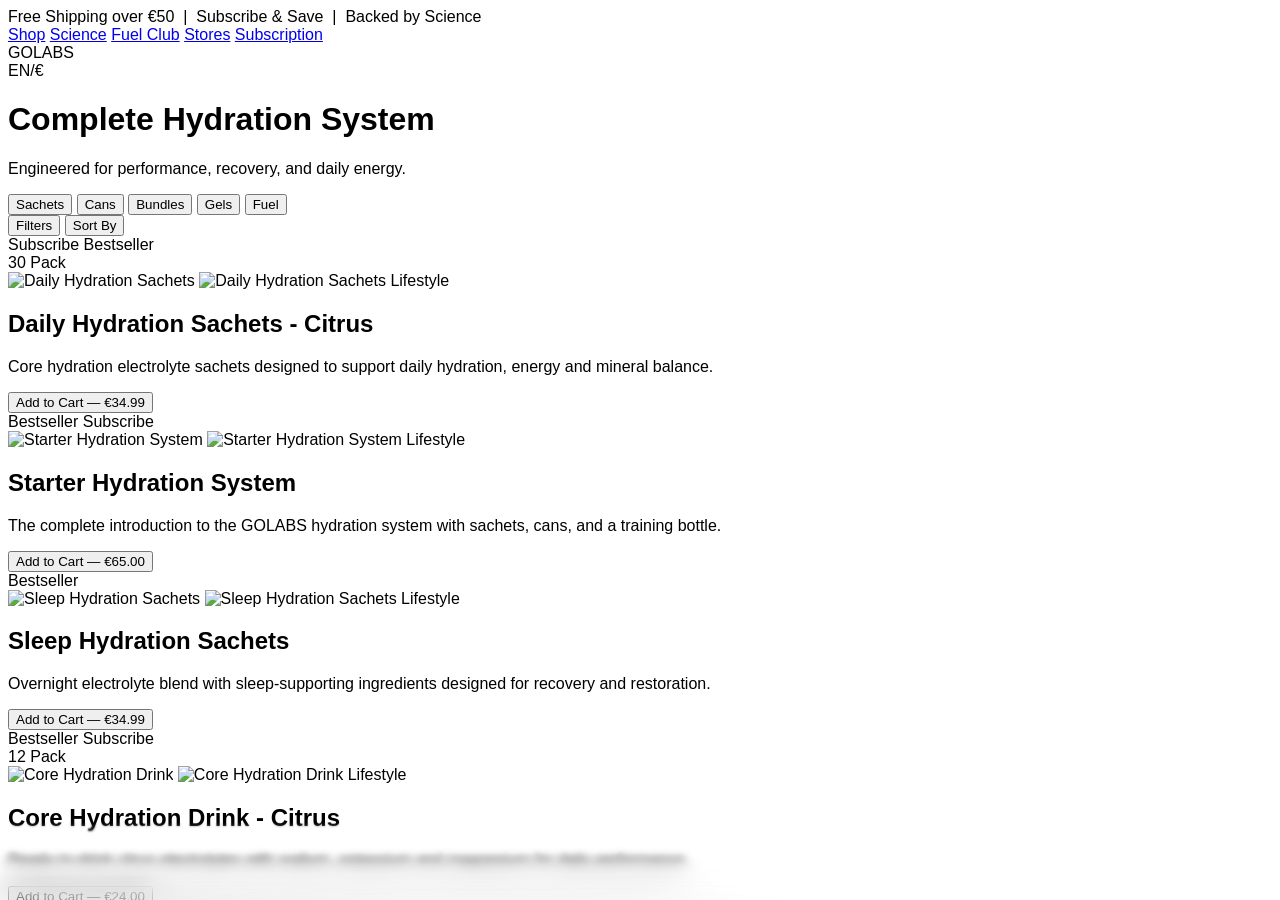
<file: .cursor/skills/progressive-blur/demo/index.html>
<!doctype html>
<html lang="en">
<head>
  <meta charset="utf-8">
  <meta name="viewport" content="width=device-width, initial-scale=1">
  <meta name="neuform-sandboxed-demo" content="1">
  <meta http-equiv="Content-Security-Policy" content="default-src 'none'; connect-src 'self'; frame-src 'self'; script-src 'unsafe-inline'; style-src 'unsafe-inline'; base-uri 'none'; form-action 'none'; object-src 'none'">
  <title>Sandboxed Neuform demo</title>
  <style>
    html, body, iframe { width: 100%; height: 100%; margin: 0; border: 0; }
    body { overflow: hidden; background: #0b0b0b; }
    iframe { display: block; background: white; }
    .error { box-sizing: border-box; min-height: 100%; padding: 32px; color: #fff; font: 16px/1.5 system-ui, sans-serif; }
  </style>
</head>
<body>
  <iframe id="neuform-demo" title="Sandboxed Neuform design demo" sandbox="allow-scripts" referrerpolicy="no-referrer"></iframe>
  <script>
    const encodedHtml = "[base64]/[base64]";
    const assetFiles = ["assets/page-01-724142aa-44a6-48d3-9cf3-761e00d05b78-1600w.jpg","assets/page-02-0d868fef-f560-45ca-ab35-5dad4fc29059-3840w.webp","assets/page-03-005600e5-f6ab-4e59-bc86-eaeb02797dfa-1600w.jpg","assets/page-04-3186f9ea-5f5a-49f7-8fcf-568ad52f515e-3840w.webp","assets/page-05-7f78131e-65e9-49b2-aa1f-ccc33e28df9f-1600w.webp","assets/page-06-4f5668c5-fc4a-44e0-bc5e-a664189d3c31-1600w.jpg","assets/page-07-d14dc069-558a-4c51-8aad-5cc237f9b61d-1600w.jpg","assets/page-08-eca707cc-a5b7-439a-b4fd-247f6106c2e1-1600w.jpg","assets/page-09-4734259a-bad7-422f-981e-ce01e79184f2-1600w.jpg","assets/page-10-77415a2e-dcbc-4748-a29d-fced4821881a-1600w.jpg","assets/page-11-5ee0a38a-b5d3-4531-8793-98beed4af162-1600w.jpg","assets/page-12-65695f80-23f9-46ee-8487-cbb6c93cc48b-3840w.webp","assets/page-13-fb6415fd-bf4d-4ccf-8e9d-7ab445e99207-1600w.jpg","assets/page-14-c92852bb-a510-405a-85ab-ffa0fde136a4-1600w.jpg","assets/page-15-e534354d-c5f2-4399-a1d9-2f50338e8c47-1600w.jpg","assets/page-16-2f563338-39fa-47ea-9761-658d4f3f84db-1600w.jpg"];
    const runtimeFiles = ["../../../../assets/runtime/runtime-027051effa47-gsap-min.js","../../../../assets/runtime/runtime-163ebd087cfc-iconify-icon-min.js","../../../../assets/runtime/runtime-689ca8dda44c-scrolltrigger-min.js","../../../../assets/runtime/runtime-ccc8894b3418-runtime.js"];
    const frame = document.getElementById("neuform-demo");
    const decodeBytes = (value) => Uint8Array.from(atob(value), (character) => character.charCodeAt(0));
    const decode = (value) => new TextDecoder().decode(decodeBytes(value));
    const encodeBytes = (bytes) => {
      let binary = "";
      for (let index = 0; index < bytes.length; index += 32768) {
        binary += String.fromCharCode(...bytes.subarray(index, index + 32768));
      }
      return btoa(binary);
    };
    const mediaTypes = {
      avif: "image/avif",
      gif: "image/gif",
      jpg: "image/jpeg",
      jpeg: "image/jpeg",
      mp4: "video/mp4",
      png: "image/png",
      webm: "video/webm",
      webp: "image/webp"
    };
    const loadAsset = async (file) => {
      const response = await fetch(file, { cache: "no-store", credentials: "omit", redirect: "error" });
      if (!response.ok) throw new Error("Could not load local demo asset: " + file);
      const extension = file.split(".").pop().toLowerCase();
      const contentType = mediaTypes[extension] || "application/octet-stream";
      const bytes = new Uint8Array(await response.arrayBuffer());
      return { base64: encodeBytes(bytes), contentType, file, kind: "asset" };
    };
    Promise.allSettled(assetFiles.map(loadAsset)).then((results) => {
      const runtimeSources = runtimeFiles.map((file) => new URL(file, location.href).href).join(" ");
      const source = decode(encodedHtml).replace("__NEUFORM_RUNTIME_SOURCES__", runtimeSources);
      const mediaAssets = [];
      for (const result of results) {
        if (result.status !== "fulfilled") continue;
        mediaAssets.push(result.value);
      }
      frame.addEventListener("load", () => {
        frame.contentWindow.postMessage({ type: "neuform-assets-v1", assets: mediaAssets }, "*");
      }, { once: true });
      frame.srcdoc = source;
    }).catch((error) => {
      document.body.innerHTML = '<div class="error">Unable to load this sandboxed demo.</div>';
      console.error(error);
    });
  </script>
</body>
</html>
</file>
<file: style.css>
/* ==========================================
   MES JOBS EN LIGNE – ÉCRAN UNIQUE
   Noir profond · blanc cassé · or · champagne
   ========================================== */

*, *::before, *::after {
  margin: 0;
  padding: 0;
  box-sizing: border-box;
}

/* Polices auto-hébergées (sous-ensemble latin, woff2) */
@font-face {
  font-family: 'Inter';
  font-style: normal;
  font-weight: 100 900;
  font-display: swap;
  src: url('assets/fonts/inter-variable.woff2') format('woff2');
}
:root {
  --bg: #0a0908;
  --text: #f4efe6;
  --text-soft: rgba(244, 239, 230, 0.78);
  --text-faint: rgba(244, 239, 230, 0.45);
  --ink: #171208;

  --gold: #d9b664;
  --gold-light: #f3dc98;
  --gold-deep: #b8923f;
  --champagne: #efe4cf;
  --green-deep: #0f241c;

  --line: rgba(244, 239, 230, 0.10);

  --radius-btn: 16px;

  --font-ui: 'Inter', -apple-system, BlinkMacSystemFont, 'Segoe UI', system-ui, sans-serif;

  /* Courbe forte pour les interactions (ease-out) */
  --ease-out: cubic-bezier(0.2, 0, 0, 1);
}

html {
  -webkit-text-size-adjust: 100%;
  background: #060504;
}

body {
  font-family: var(--font-ui);
  color: var(--text);
  background: #060504;
  min-height: 100vh;
  min-height: 100dvh;
  -webkit-tap-highlight-color: transparent;
  -webkit-font-smoothing: antialiased;
  -moz-osx-font-smoothing: grayscale;
  text-rendering: optimizeLegibility;
}

/* ==========================================
   COLONNE / ÉCRAN
   ========================================== */
.page {
  position: relative;
  width: 100%;
  max-width: 520px;
  margin: 0 auto;
  min-height: 100vh;
  min-height: 100dvh;
  display: flex;
  flex-direction: column;
  justify-content: space-between;
  gap: 20px;
  padding:
    max(22px, env(safe-area-inset-top))
    20px
    max(14px, env(safe-area-inset-bottom));
  background: var(--bg);
  isolation: isolate;
}

/* Fond photo plein écran — le visage reste lisible en haut, les CTA en bas */
.bg {
  position: absolute;
  inset: 0;
  z-index: -2;
  overflow: hidden;
  pointer-events: none;
  background: #0a0908;
}
.bg-photo {
  position: absolute;
  inset: 0;
  width: 100%;
  height: 100%;
  object-fit: cover;
  object-position: center 22%;
}

.shade {
  position: absolute;
  inset: 0;
  z-index: -1;
  background: linear-gradient(
    to bottom,
    rgba(10, 9, 8, 0.28) 0%,
    rgba(10, 9, 8, 0.18) 28%,
    rgba(10, 9, 8, 0.55) 55%,
    rgba(10, 9, 8, 0.88) 78%,
    #0a0908 100%
  );
  pointer-events: none;
}

/* Petits téléphones (iPhone SE, Android compacts) : on resserre pour rester sur un écran */
@media (max-width: 380px), (max-height: 640px) {
  .page { gap: 18px; padding-top: max(20px, env(safe-area-inset-top)); }
  .title { font-size: clamp(38px, 11vw, 46px); }
  .kicker { margin-bottom: 8px; }
  .lead { margin-top: 10px; font-size: 14px; }
  .actions { gap: 8px; }
  .btn { min-height: 52px; padding: 12px 16px; font-size: 15px; }
}

/* Desktop : colonne encadrée, hauteur plafonnée pour garder la composition */
@media (min-width: 560px) {
  body {
    display: flex;
    align-items: center;
    justify-content: center;
    background:
      radial-gradient(60% 45% at 50% 0%, rgba(217, 182, 100, 0.06), transparent 70%),
      #060504;
  }
  .page {
    min-height: min(100dvh, 860px);
    border-left: 1px solid var(--line);
    border-right: 1px solid var(--line);
    padding-left: 28px;
    padding-right: 28px;
  }
}

/* ==========================================
   HAUT : IDENTITÉ · PROMESSE
   ========================================== */
.top {
  position: relative;
}

.kicker {
  margin-bottom: 10px;
  font-size: 12px;
  font-weight: 600;
  letter-spacing: 0.04em;
  color: var(--gold);
  text-shadow: 0 1px 12px rgba(0, 0, 0, 0.45);
}

.title {
  font-size: clamp(38px, 10.5vw, 52px);
  line-height: 0.96;
  font-weight: 800;
  letter-spacing: -0.035em;
  text-transform: uppercase;
  color: var(--text);
  text-wrap: balance;
  text-shadow: 0 2px 24px rgba(0, 0, 0, 0.55);
}

.lead {
  margin-top: 12px;
  max-width: 34ch;
  font-size: 14px;
  line-height: 1.45;
  color: var(--text-soft);
  text-wrap: pretty;
  text-shadow: 0 1px 12px rgba(0, 0, 0, 0.45);
}

/* ==========================================
   BAS : LES TROIS ACTIONS
   ========================================== */
.actions {
  position: relative;
  display: flex;
  flex-direction: column;
  gap: 8px;
}

.btn {
  display: flex;
  align-items: center;
  gap: 14px;
  min-height: 56px;
  padding: 13px 16px;
  border-radius: var(--radius-btn);
  font-size: 15px;
  font-weight: 600;
  line-height: 1.25;
  letter-spacing: -0.005em;
  color: var(--text);
  text-decoration: none;
  cursor: pointer;
  transition: transform 160ms var(--ease-out), filter 160ms ease;
  will-change: transform;
}
.btn:active {
  transform: scale(0.96);
}
.btn:focus-visible {
  outline: 2px solid var(--gold-light);
  outline-offset: 3px;
}
.btn[aria-disabled="true"] {
  cursor: default;
}

.btn-ico {
  width: 24px;
  height: 24px;
  flex-shrink: 0;
  fill: currentColor;
  color: inherit;
}
.btn-label {
  flex: 1;
  min-width: 0;
  text-wrap: balance;
}

/* 1 · Or plein : l'action principale (plus grande = plus de clics) */
.btn-primary {
  position: relative;
  overflow: hidden;
  isolation: isolate;
  min-height: 60px;
  padding: 14px 16px;
  font-size: 15px;
  background: linear-gradient(135deg, var(--gold-light) 0%, var(--gold) 52%, var(--gold-deep) 100%);
  color: var(--ink);
  box-shadow:
    inset 0 1px 0 rgba(255, 255, 255, 0.38),
    0 14px 34px -14px rgba(217, 182, 100, 0.6);
}
/* Reflet qui balaie le bouton toutes les 10 s : attire l'œil sans déplacer la cible */
.btn-primary::after {
  content: '';
  position: absolute;
  top: -30%;
  bottom: -30%;
  left: 0;
  width: 42%;
  background: linear-gradient(
    105deg,
    rgba(255, 255, 255, 0) 0%,
    rgba(255, 255, 255, 0.10) 35%,
    rgba(255, 255, 255, 0.55) 50%,
    rgba(255, 255, 255, 0.10) 65%,
    rgba(255, 255, 255, 0) 100%
  );
  transform: translateX(-160%) skewX(-18deg);
  animation: sheen 10s linear 1.6s infinite;
  pointer-events: none;
  z-index: 1;
}
.btn-primary > * {
  position: relative;
  z-index: 2;
}
@keyframes sheen {
  0%   { transform: translateX(-160%) skewX(-18deg); }
  11%  { transform: translateX(330%)  skewX(-18deg); }   /* balayage ≈ 1,1 s */
  100% { transform: translateX(330%)  skewX(-18deg); }   /* pause jusqu'à 10 s */
}

/* Secousse « cadeau surprise » toutes les 5 s (le reflet reste à 10 s : une
   secousse sur deux suit le reflet). Portée par le conteneur pour laisser au
   bouton son scale(.96) au tap. */
.cta-shake {
  width: 100%;
  transform-origin: 50% 100%;
  animation: gift-shake 5s ease-in-out 1.6s infinite;
  will-change: transform;
}
.cta-shake .btn {
  width: 100%;
}
@keyframes gift-shake {
  0%, 22%  { transform: rotate(0deg) scale(1); }        /* 1,1 s de repos = durée du reflet */
  24.4%    { transform: rotate(-2.4deg) scale(1.02); }
  27.2%    { transform: rotate(2.4deg)  scale(1.02); }
  30%      { transform: rotate(-1.8deg) scale(1.015); }
  32.8%    { transform: rotate(1.4deg)  scale(1.01); }
  35.2%    { transform: rotate(-0.6deg) scale(1.005); }
  37.2%, 100% { transform: rotate(0deg) scale(1); }
}

/* 2 · Champagne : 2ᵉ offre (plus discrète que le Canada) */
.btn-secondary {
  min-height: 54px;
  background: var(--champagne);
  color: var(--ink);
  box-shadow: inset 0 1px 0 rgba(255, 255, 255, 0.6);
}

/* 3 · Contour : communauté (jamais « gratuit » — pas de cannibalisation) */
.btn-tertiary {
  min-height: 52px;
  background: rgba(10, 9, 8, 0.55);
  border: 1px solid rgba(217, 182, 100, 0.38);
  color: var(--text-soft);
  backdrop-filter: blur(10px);
  -webkit-backdrop-filter: blur(10px);
}

@media (hover: hover) and (pointer: fine) {
  .btn-primary:hover,
  .btn-secondary:hover { filter: brightness(1.04); }
  .btn-tertiary:hover  { background: rgba(217, 182, 100, 0.10); }
}

.footer {
  margin-top: 6px;
  text-align: center;
  font-size: 12px;
  line-height: 1.3;
  color: rgba(244, 239, 230, 0.6);
}

/* ==========================================
   UNE SEULE SÉQUENCE D'ENTRÉE
   ========================================== */
.top,
.actions .cta-shake .btn,
.actions > .btn,
.actions .footer {
  opacity: 0;
  transform: translateY(8px);
  animation: enter 520ms var(--ease-out) forwards;
}
.top                           { animation-delay: 40ms; }
.actions .cta-shake .btn       { animation-delay: 160ms; }
.actions > .btn:nth-of-type(1) { animation-delay: 220ms; }
.actions > .btn:nth-of-type(2) { animation-delay: 280ms; }
.actions .footer               { animation-delay: 340ms; }

@keyframes enter {
  to { opacity: 1; transform: translateY(0); }
}

@media (prefers-reduced-motion: reduce) {
  .top, .actions .cta-shake .btn, .actions > .btn, .actions .footer {
    transform: none;
    animation: fade 200ms ease forwards;
  }
  @keyframes fade { to { opacity: 1; } }
  .btn { transition: none; }
  .btn:active { transform: none; }
  .btn-primary::after { animation: none; display: none; }
  .cta-shake { animation: none; }
  .tuto-arrow.bounce { animation: none; }
}

/* ==========================================
   MODAL
   ========================================== */
.modal-overlay {
  position: fixed;
  inset: 0;
  background: rgba(0, 0, 0, 0.72);
  backdrop-filter: blur(6px);
  -webkit-backdrop-filter: blur(6px);
  z-index: 1000;
  display: flex;
  align-items: flex-end;
  justify-content: center;
  opacity: 0;
  pointer-events: none;
  transition: opacity 220ms ease;
}
.modal-overlay.active {
  opacity: 1;
  pointer-events: auto;
}

.modal {
  position: relative;
  width: 100%;
  max-width: 520px;
  max-height: 92vh;
  max-height: 92dvh;
  overflow-y: auto;
  -webkit-overflow-scrolling: touch;
  padding: 30px 22px calc(30px + env(safe-area-inset-bottom));
  background: linear-gradient(180deg, #17140f, #100e0b);
  border: 1px solid var(--line);
  border-bottom: none;
  border-radius: 24px 24px 0 0;
  text-align: center;
  transform: translateY(100%);
  transition: transform 320ms cubic-bezier(0.32, 0.72, 0, 1);
}
.modal-overlay.active .modal {
  transform: translateY(0);
}

.modal-close {
  position: absolute;
  top: 14px;
  right: 16px;
  width: 36px;
  height: 36px;
  background: rgba(255, 255, 255, 0.05);
  border: 1px solid var(--line);
  border-radius: 50%;
  color: var(--text-soft);
  font-size: 22px;
  line-height: 1;
  cursor: pointer;
}

.modal-icon {
  width: 58px;
  height: 58px;
  margin: 0 auto 14px;
  border-radius: 18px;
  background: linear-gradient(135deg, var(--gold-light), var(--gold-deep));
  display: flex;
  align-items: center;
  justify-content: center;
  color: var(--ink);
}
.modal-icon svg {
  width: 28px;
  height: 28px;
  fill: currentColor;
}
.modal-icon:empty {
  display: none;
}

.modal-title {
  font-size: 19px;
  font-weight: 600;
  letter-spacing: -0.01em;
  margin-bottom: 6px;
}

.modal-desc {
  color: var(--text-soft);
  font-size: 14px;
  line-height: 1.5;
  margin-bottom: 20px;
}

.modal-btn {
  display: flex;
  align-items: center;
  justify-content: center;
  gap: 10px;
  width: 100%;
  min-height: 54px;
  padding: 0 16px;
  border: none;
  border-radius: 14px;
  font-family: inherit;
  font-size: 15px;
  font-weight: 600;
  cursor: pointer;
  transition: transform 160ms var(--ease-out), background-color 160ms ease;
  margin-bottom: 10px;
}
.modal-btn:active {
  transform: scale(0.96);
}

.copy-btn {
  background: linear-gradient(135deg, var(--gold-light) 0%, var(--gold) 52%, var(--gold-deep) 100%);
  color: var(--ink);
  box-shadow: inset 0 1px 0 rgba(255, 255, 255, 0.38);
}

.open-btn {
  background: rgba(217, 182, 100, 0.06);
  color: var(--text);
  border: 1px solid rgba(217, 182, 100, 0.45);
}

.modal-hint {
  color: var(--text-faint);
  font-size: 12px;
  margin-bottom: 12px;
}

.modal-copied {
  margin-top: 6px;
  padding: 12px 16px;
  border-radius: 12px;
  background: rgba(20, 49, 38, 0.6);
  border: 1px solid rgba(94, 170, 130, 0.35);
  color: #9fd8b8;
  font-size: 14px;
  font-weight: 600;
  opacity: 0;
  transform: translateY(6px);
  transition: opacity 200ms ease, transform 200ms var(--ease-out);
}
.modal-copied.show {
  opacity: 1;
  transform: translateY(0);
}

/* Tutoriel TikTok */
.tiktok-tuto { margin-top: 6px; display: none; }
.tiktok-tuto.show { display: block; }

.tuto-divider {
  display: flex;
  align-items: center;
  gap: 12px;
  margin: 14px 0;
}
.tuto-divider::before,
.tuto-divider::after {
  content: '';
  flex: 1;
  height: 1px;
  background: var(--line);
}
.tuto-divider span {
  color: var(--text-faint);
  font-size: 12px;
  white-space: nowrap;
}

.tuto-steps {
  display: flex;
  flex-direction: column;
  gap: 10px;
}

.tuto-step {
  display: flex;
  align-items: flex-start;
  gap: 12px;
  text-align: left;
  background: rgba(255, 255, 255, 0.03);
  border: 1px solid var(--line);
  border-radius: 14px;
  padding: 14px 16px;
}

.tuto-step-number {
  width: 26px;
  height: 26px;
  border-radius: 50%;
  background: linear-gradient(135deg, var(--gold-light), var(--gold-deep));
  color: var(--ink);
  display: flex;
  align-items: center;
  justify-content: center;
  font-size: 13px;
  font-weight: 800;
  flex-shrink: 0;
  margin-top: 1px;
}

.tuto-step-content {
  display: flex;
  flex-direction: column;
  gap: 8px;
  font-size: 14px;
  color: var(--text);
  line-height: 1.4;
}
.tuto-step-content strong { color: var(--gold-light); }

.tuto-dots-demo {
  display: flex;
  flex-direction: column;
  align-items: center;
  gap: 8px;
  padding: 12px 12px 8px;
  width: fit-content;
  background: rgba(255, 255, 255, 0.04);
  border-radius: 14px;
}
.tuto-three-dots {
  display: flex;
  align-items: center;
  justify-content: center;
  gap: 8px;
  padding: 10px 14px;
  background: rgba(255, 255, 255, 0.1);
  border-radius: 12px;
}
.tuto-dot {
  width: 9px;
  height: 9px;
  border-radius: 50%;
  background: var(--text);
}
.tuto-arrow-container {
  width: 100%;
  display: flex;
  justify-content: center;
}
.tuto-arrow {
  font-size: 22px;
  display: inline-block;
}
.tuto-arrow.bounce { animation: bounceUp 1.2s ease-in-out infinite; }
@keyframes bounceUp {
  0%, 100% { transform: translateY(0); }
  50%      { transform: translateY(-6px); }
}

.tuto-browser-icon {
  width: fit-content;
  padding: 10px 14px;
  border-radius: 10px;
  border: 1px dashed rgba(217, 182, 100, 0.35);
  background: rgba(255, 255, 255, 0.04);
  font-size: 13px;
  color: var(--text-soft);
}

/* Desktop : modal centré */
@media (min-width: 560px) {
  .modal-overlay {
    align-items: center;
    padding: 24px;
  }
  .modal {
    max-width: 440px;
    border-bottom: 1px solid var(--line);
    border-radius: 24px;
    padding-bottom: 30px;
    transform: translateY(24px) scale(0.96);
    opacity: 0;
    transition: transform 260ms var(--ease-out), opacity 200ms ease;
  }
  .modal-overlay.active .modal {
    transform: translateY(0) scale(1);
    opacity: 1;
  }
}
</file>
